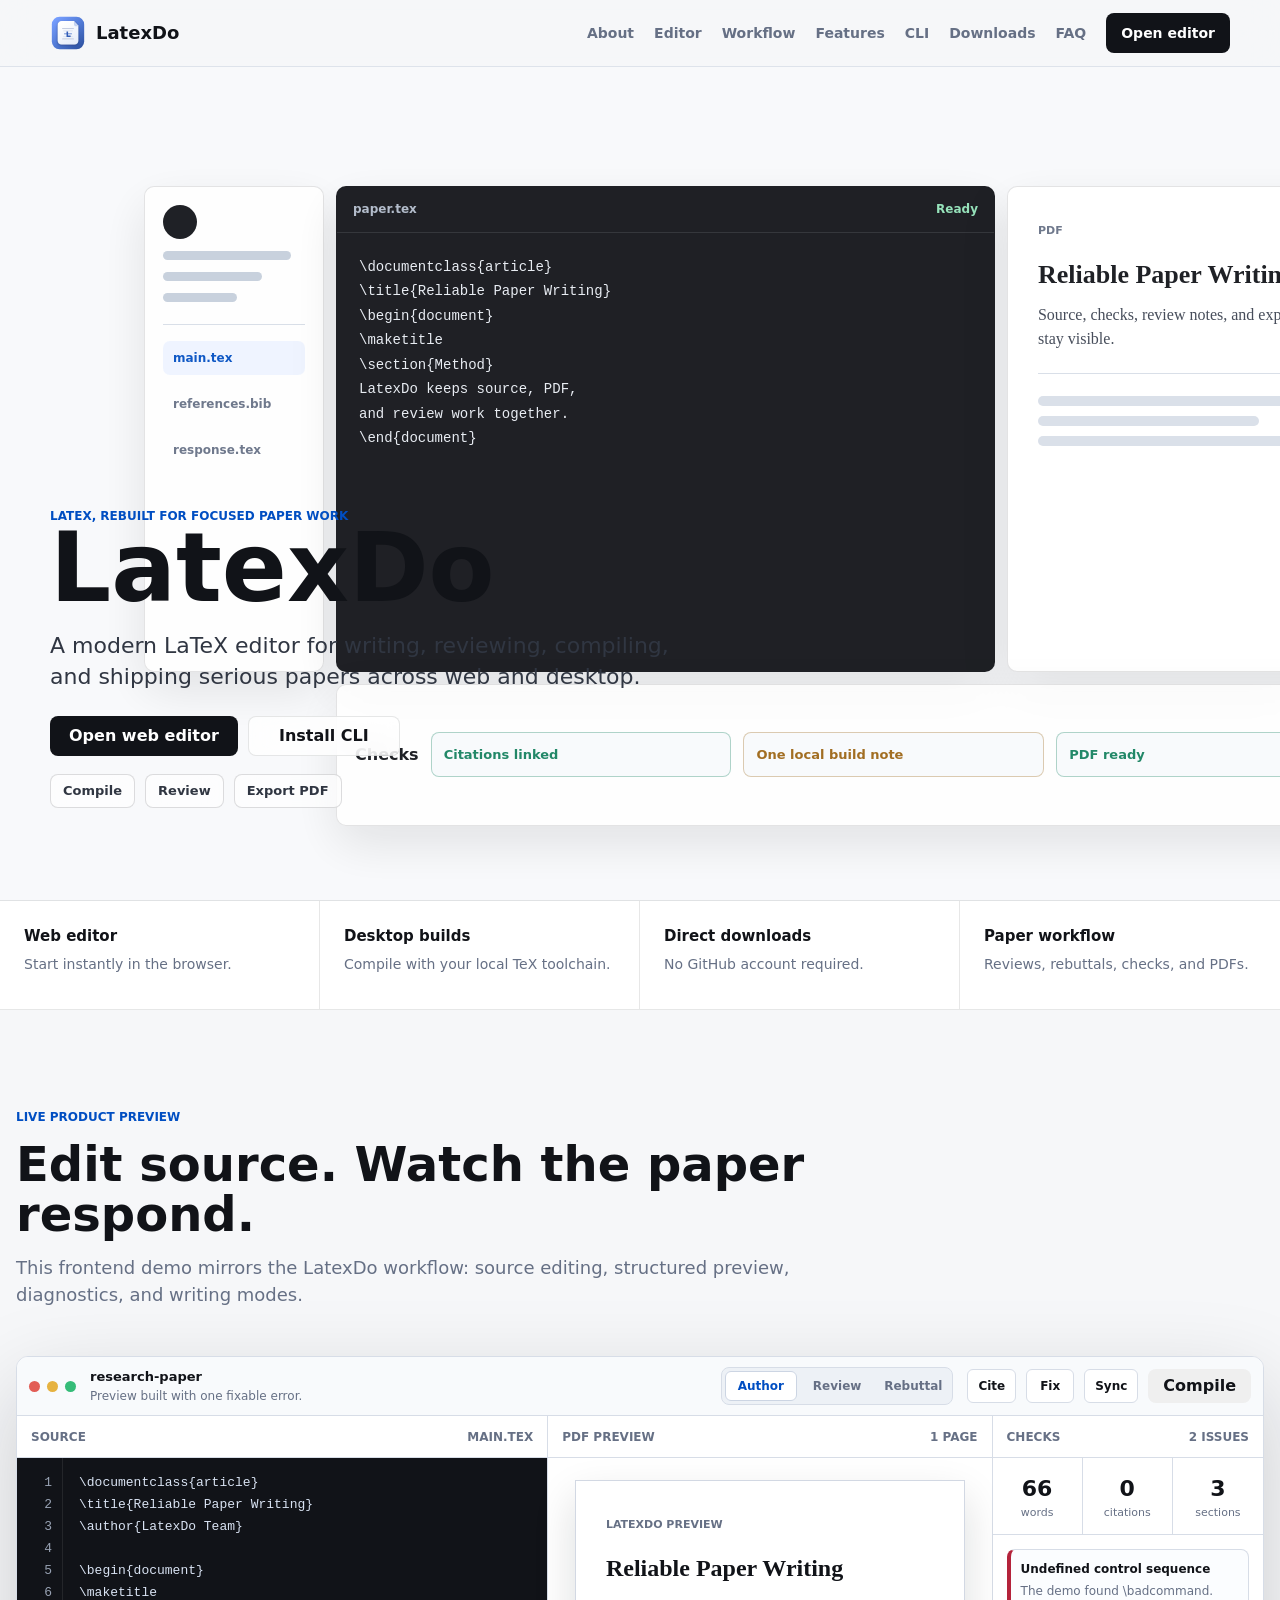
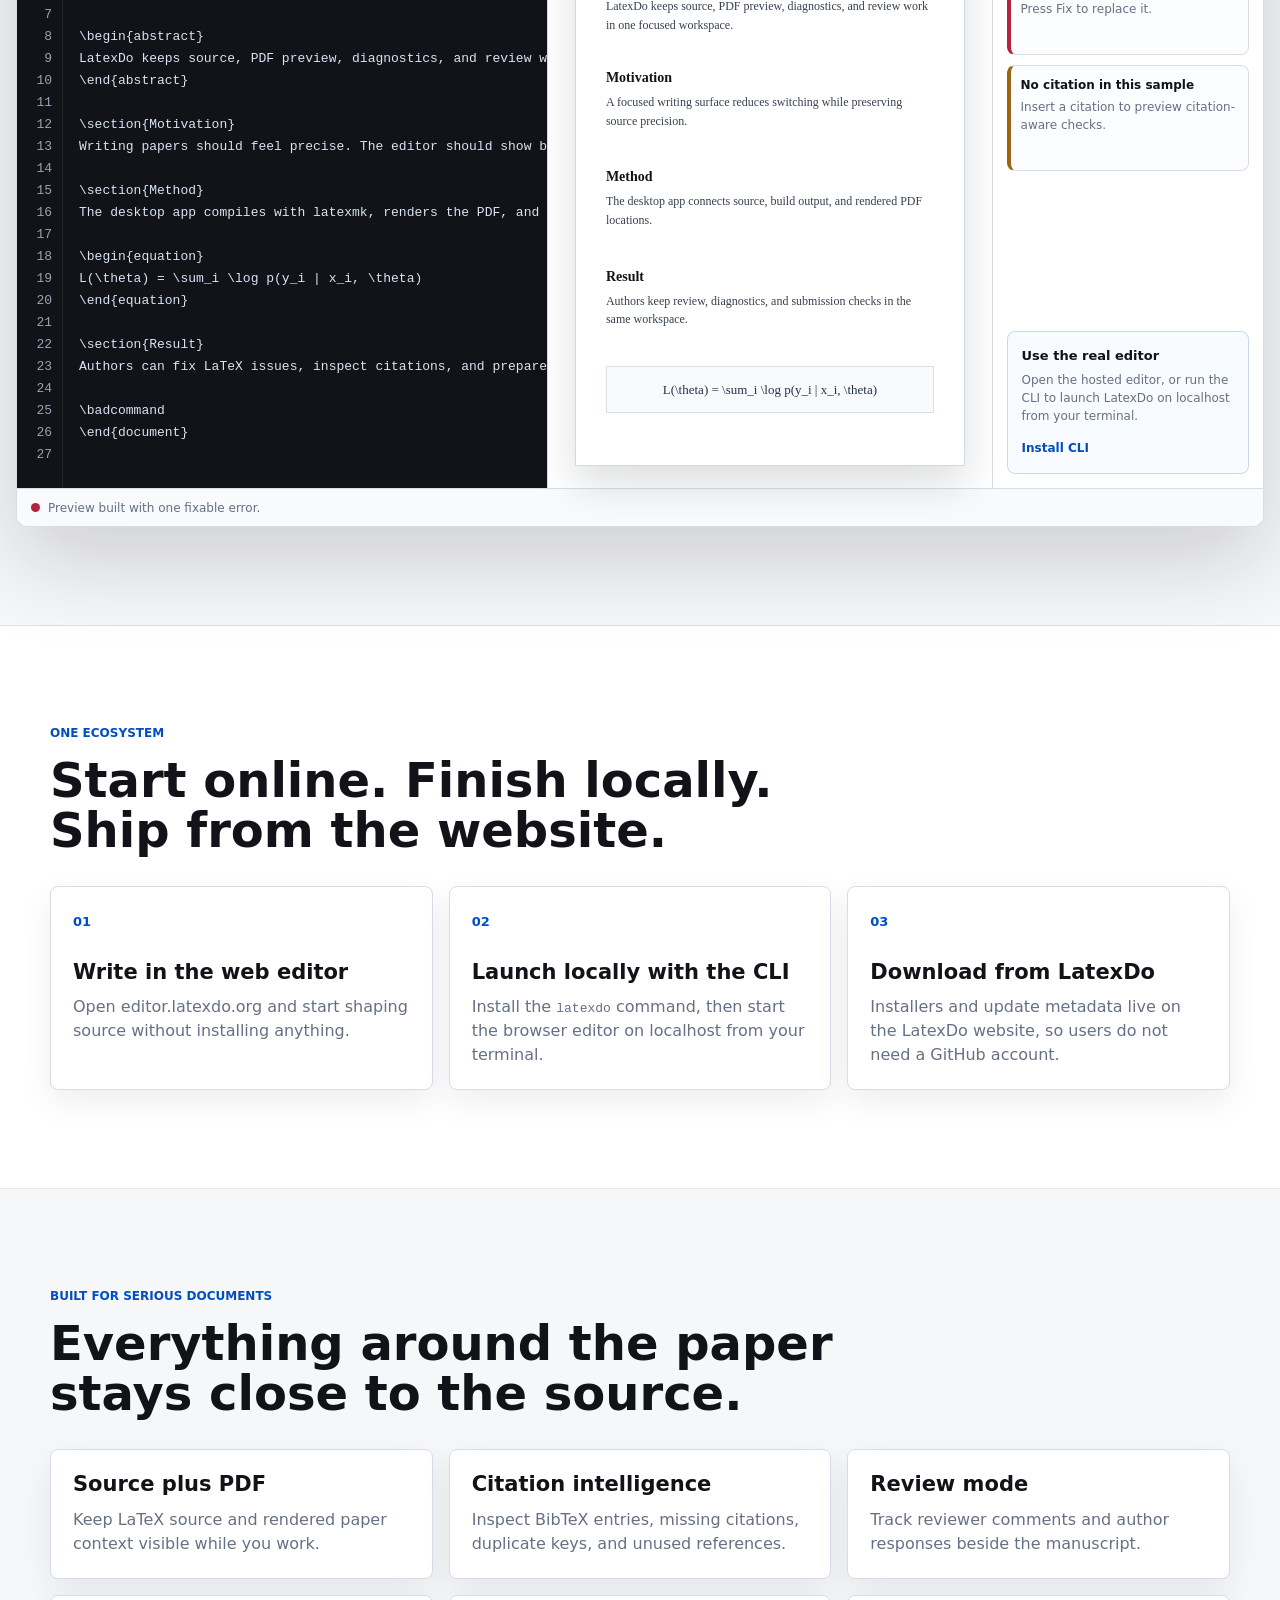
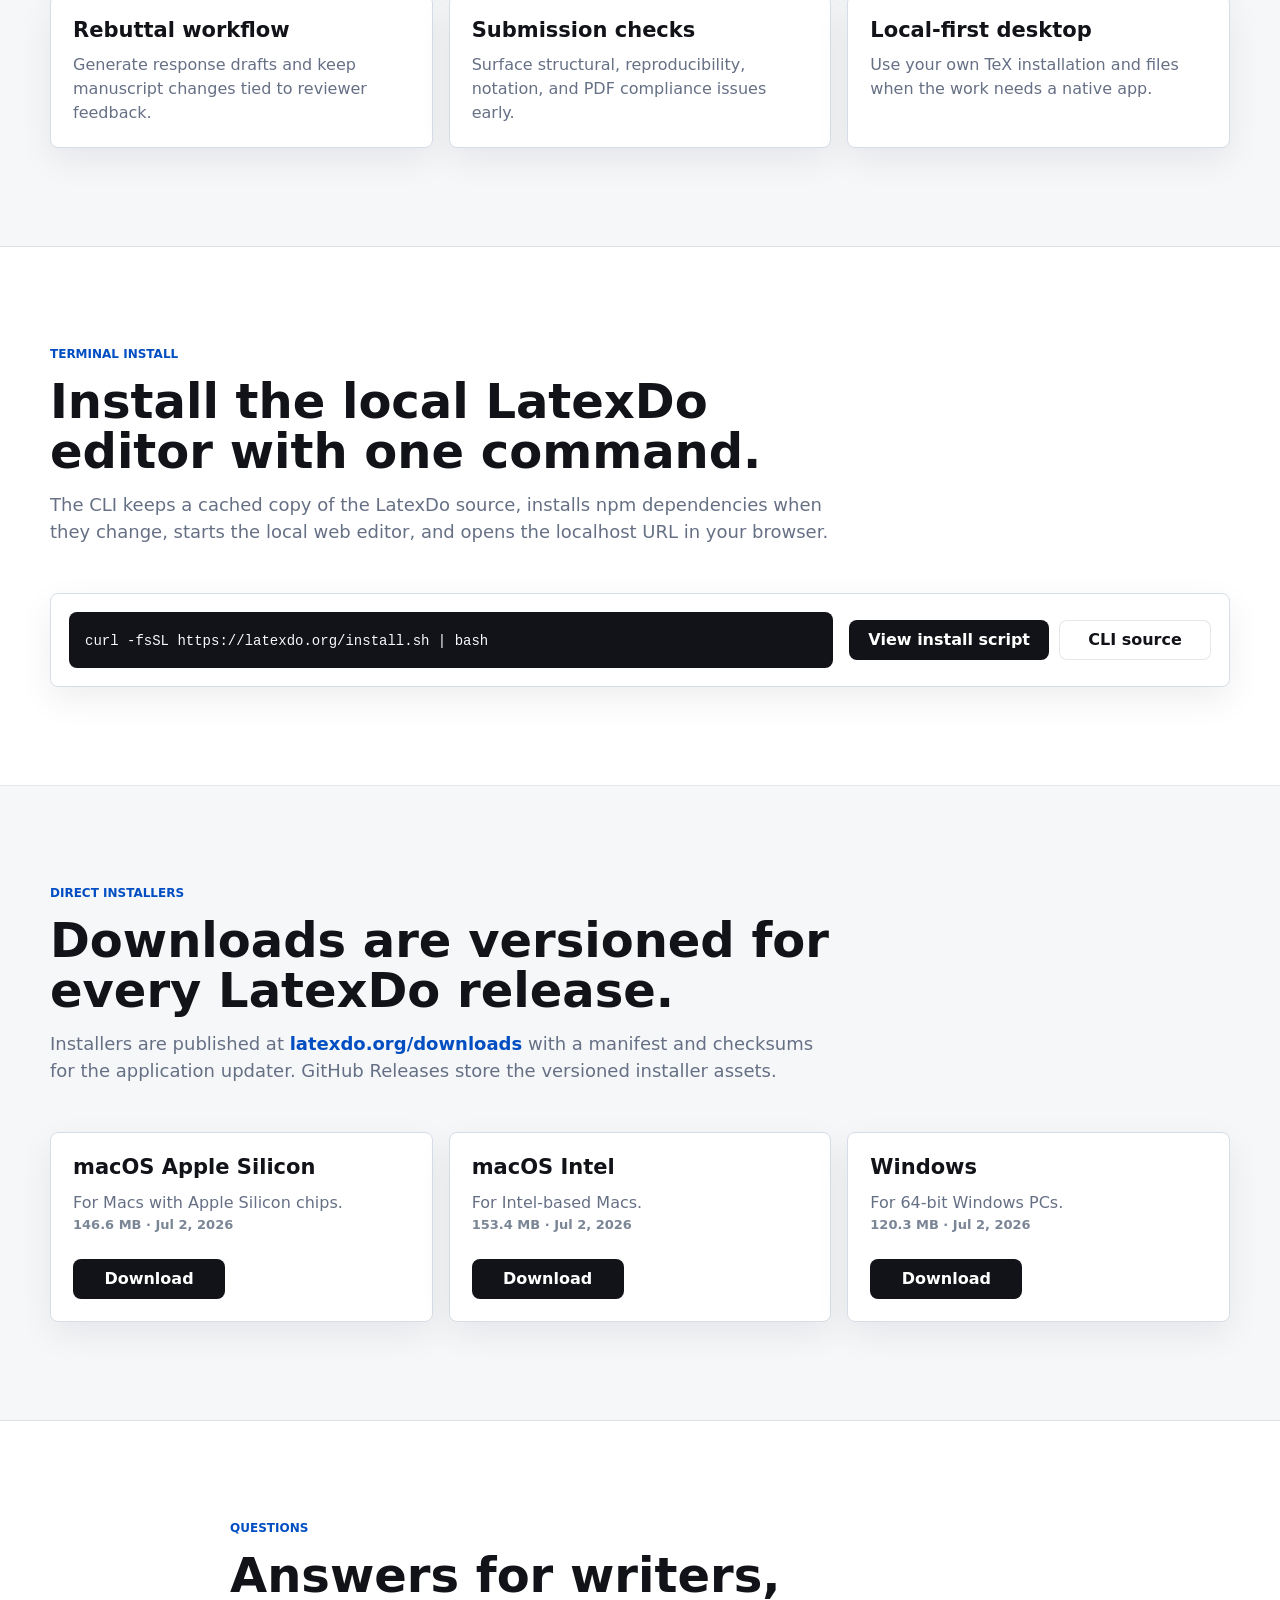
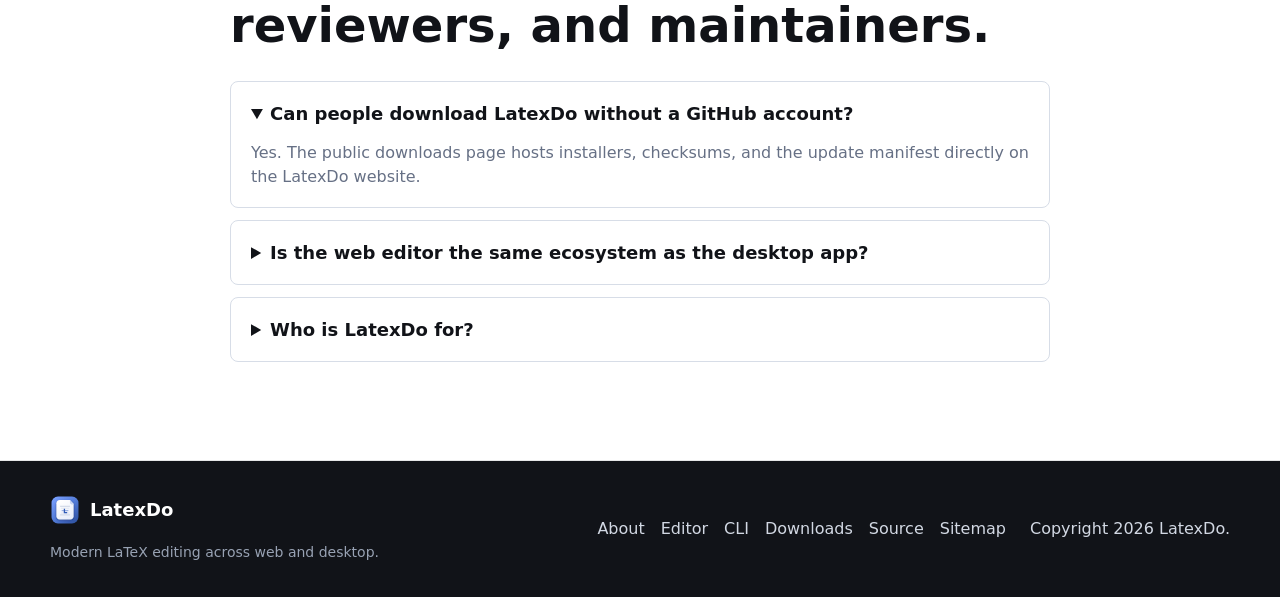
<file: index.html>
<!doctype html>
<html lang="en">
  <head>
    <meta charset="UTF-8" />
    <meta name="viewport" content="width=device-width, initial-scale=1.0" />
    <title>LatexDo - Modern LaTeX Editor for Papers, PDFs, and Reviews</title>
    <meta
      name="description"
      content="LatexDo is a modern LaTeX editor for researchers, students, and technical writers. Write papers in the web editor, download the desktop app, compile PDFs locally, manage citations, review comments, rebuttals, and submission checks."
    />
    <meta
      name="keywords"
      content="LaTeX editor, online LaTeX editor, LaTeX PDF editor, research paper editor, academic writing software, SyncTeX editor, BibTeX editor, Overleaf alternative, local LaTeX editor, LatexDo"
    />
    <meta name="author" content="LatexDo" />
    <meta name="robots" content="index, follow, max-image-preview:large" />
    <meta name="theme-color" content="#f6f7f9" />
    <meta name="application-name" content="LatexDo" />
    <link rel="canonical" href="https://latexdo.org/" />
    <link rel="icon" type="image/svg+xml" href="assets/icon.svg" />
    <link rel="manifest" href="site.webmanifest" />
    <link rel="preload" href="assets/icon.svg" as="image" type="image/svg+xml" />
    <link rel="preload" href="style.css" as="style" />
    <link rel="stylesheet" href="style.css" />

    <meta property="og:type" content="website" />
    <meta property="og:site_name" content="LatexDo" />
    <meta property="og:title" content="LatexDo - Modern LaTeX Editor" />
    <meta
      property="og:description"
      content="A polished LaTeX writing environment for papers, PDFs, citations, review comments, rebuttals, and local desktop compilation."
    />
    <meta property="og:url" content="https://latexdo.org/" />
    <meta property="og:image" content="https://latexdo.org/assets/social-preview.svg" />
    <meta name="twitter:card" content="summary_large_image" />
    <meta name="twitter:title" content="LatexDo - Modern LaTeX Editor" />
    <meta
      name="twitter:description"
      content="Write, review, compile, and ship LaTeX papers in a focused web and desktop editor."
    />
    <meta
      name="twitter:image"
      content="https://latexdo.org/assets/social-preview.svg"
    />

    <script type="application/ld+json">
      {
        "@context": "https://schema.org",
        "@graph": [
          {
            "@type": "Organization",
            "@id": "https://latexdo.org/#organization",
            "name": "LatexDo",
            "url": "https://latexdo.org/",
            "logo": "https://latexdo.org/assets/icon.svg",
            "sameAs": ["https://github.com/latexdo/latexdo"]
          },
          {
            "@type": "WebSite",
            "@id": "https://latexdo.org/#website",
            "url": "https://latexdo.org/",
            "name": "LatexDo",
            "description": "Modern LaTeX editor for papers, PDFs, citations, reviews, and rebuttals.",
            "publisher": { "@id": "https://latexdo.org/#organization" }
          },
          {
            "@type": "SoftwareApplication",
            "@id": "https://latexdo.org/#software",
            "name": "LatexDo",
            "applicationCategory": "ProductivityApplication",
            "operatingSystem": "Web, macOS, Windows",
            "url": "https://latexdo.org/",
            "downloadUrl": "https://latexdo.org/downloads/",
            "softwareVersion": "0.1.0",
            "description": "A focused LaTeX editor with source editing, browser editor, desktop local compilation, PDF preview, diagnostics, citation checks, review workflows, and rebuttal tools.",
            "offers": {
              "@type": "Offer",
              "price": "0",
              "priceCurrency": "USD"
            },
            "publisher": { "@id": "https://latexdo.org/#organization" }
          },
          {
            "@type": "FAQPage",
            "@id": "https://latexdo.org/#faq",
            "mainEntity": [
              {
                "@type": "Question",
                "name": "Is LatexDo a web editor or desktop app?",
                "acceptedAnswer": {
                  "@type": "Answer",
                  "text": "LatexDo has a web editor for instant writing and a desktop app for local LaTeX compilation, SyncTeX, PDF export, and project files."
                }
              },
              {
                "@type": "Question",
                "name": "Can I download LatexDo without a GitHub account?",
                "acceptedAnswer": {
                  "@type": "Answer",
                  "text": "Yes. LatexDo desktop installers are published directly on the LatexDo downloads page at latexdo.org/downloads/."
                }
              },
              {
                "@type": "Question",
                "name": "Does LatexDo work with real LaTeX projects?",
                "acceptedAnswer": {
                  "@type": "Answer",
                  "text": "Yes. The desktop app opens local project folders, edits .tex and .bib files, compiles with latexmk, reads PDFs, and connects diagnostics to source lines."
                }
              }
            ]
          }
        ]
      }
    </script>
  </head>
  <body>
    <a class="skip-link" href="#content">Skip to content</a>

    <header class="site-header" data-header>
      <nav class="nav-shell" aria-label="Primary navigation">
        <a class="brand" href="/" aria-label="LatexDo home">
          <img src="assets/icon.svg" alt="" width="36" height="36" />
          <span>LatexDo</span>
        </a>
        <button
          class="nav-toggle"
          type="button"
          aria-expanded="false"
          aria-controls="nav-links"
          data-nav-toggle
        >
          <span></span>
          <span></span>
        </button>
        <div id="nav-links" class="nav-links" data-nav-links>
          <a href="about/">About</a>
          <a href="#editor">Editor</a>
          <a href="#workflow">Workflow</a>
          <a href="#features">Features</a>
          <a href="#cli">CLI</a>
          <a href="downloads/">Downloads</a>
          <a href="#faq">FAQ</a>
          <a class="nav-editor-link" href="https://editor.latexdo.org">Open editor</a>
        </div>
      </nav>
    </header>

    <main id="content">
      <section class="hero" aria-labelledby="hero-title">
        <div class="hero-backdrop" aria-hidden="true">
          <div class="product-stage">
            <div class="stage-sidebar">
              <span class="stage-dot"></span>
              <span class="stage-pill wide"></span>
              <span class="stage-pill"></span>
              <span class="stage-pill short"></span>
              <span class="stage-divider"></span>
              <span class="stage-file active">main.tex</span>
              <span class="stage-file">references.bib</span>
              <span class="stage-file">response.tex</span>
            </div>
            <div class="stage-editor" aria-hidden="true">
              <div class="stage-toolbar">
                <span>paper.tex</span>
                <strong data-hero-build-state>Ready</strong>
              </div>
              <pre><code>\documentclass{article}
\title{Reliable Paper Writing}
\begin{document}
\maketitle
\section{Method}
LatexDo keeps source, PDF,
and review work together.
\end{document}</code></pre>
            </div>
            <div class="stage-preview" aria-hidden="true">
              <span class="paper-label">PDF</span>
              <h3>Reliable Paper Writing</h3>
              <p>Source, checks, review notes, and export status stay visible.</p>
              <div class="paper-rule"></div>
              <div class="paper-lines"><span></span><span></span><span></span></div>
            </div>
            <div class="stage-inspector" aria-hidden="true">
              <strong>Checks</strong>
              <span class="check good">Citations linked</span>
              <span class="check warn">One local build note</span>
              <span class="check good">PDF ready</span>
            </div>
          </div>
        </div>

        <div class="hero-content">
          <p class="eyebrow">LaTeX, rebuilt for focused paper work</p>
          <h1 id="hero-title">LatexDo</h1>
          <p class="hero-lede">
            A modern LaTeX editor for writing, reviewing, compiling, and shipping
            serious papers across web and desktop.
          </p>
          <div class="hero-actions" aria-label="Primary actions">
            <a class="button primary" href="https://editor.latexdo.org"
              >Open web editor</a
            >
            <a class="button secondary" href="#cli">Install CLI</a>
          </div>
          <div class="hero-commands" aria-label="Product demo controls">
            <button type="button" data-hero-command="compile">Compile</button>
            <button type="button" data-hero-command="review">Review</button>
            <button type="button" data-hero-command="export">Export PDF</button>
          </div>
        </div>
      </section>

      <section class="trust-strip" aria-label="LatexDo highlights">
        <div>
          <strong>Web editor</strong>
          <span>Start instantly in the browser.</span>
        </div>
        <div>
          <strong>Desktop builds</strong>
          <span>Compile with your local TeX toolchain.</span>
        </div>
        <div>
          <strong>Direct downloads</strong>
          <span>No GitHub account required.</span>
        </div>
        <div>
          <strong>Paper workflow</strong>
          <span>Reviews, rebuttals, checks, and PDFs.</span>
        </div>
      </section>

      <section
        id="editor"
        class="section-band demo-section"
        aria-labelledby="demo-title"
      >
        <div class="section-inner wide">
          <div class="section-heading reveal">
            <p class="eyebrow">Live product preview</p>
            <h2 id="demo-title">Edit source. Watch the paper respond.</h2>
            <p>
              This frontend demo mirrors the LatexDo workflow: source editing,
              structured preview, diagnostics, and writing modes.
            </p>
          </div>

          <div
            class="demo-workspace reveal"
            aria-label="LatexDo interactive frontend demo"
          >
            <div class="workspace-topbar">
              <div class="traffic" aria-hidden="true">
                <span></span><span></span><span></span>
              </div>
              <div class="project-meta">
                <strong>research-paper</strong>
                <span id="build-state">Ready</span>
              </div>
              <div class="mode-switch" aria-label="Demo mode">
                <button class="mode active" type="button" data-mode="author">
                  Author
                </button>
                <button class="mode" type="button" data-mode="review">Review</button>
                <button class="mode" type="button" data-mode="rebuttal">
                  Rebuttal
                </button>
              </div>
              <div class="toolbar-actions">
                <button id="insert-citation" class="icon-button" type="button">
                  Cite
                </button>
                <button id="fix-error" class="icon-button" type="button">Fix</button>
                <button id="sync-source" class="icon-button" type="button">Sync</button>
                <button id="compile-demo" class="button compact" type="button">
                  Compile
                </button>
              </div>
            </div>

            <div class="workspace-grid">
              <section class="source-panel" aria-labelledby="source-title">
                <div class="panel-title">
                  <span id="source-title">Source</span><span>main.tex</span>
                </div>
                <div class="editor-shell">
                  <ol id="editor-lines" class="line-numbers" aria-hidden="true"></ol>
                  <textarea
                    id="source-editor"
                    spellcheck="false"
                    aria-label="Editable LaTeX source demo"
                  ></textarea>
                </div>
              </section>

              <section class="preview-panel" aria-labelledby="preview-title">
                <div class="panel-title">
                  <span id="preview-title">PDF preview</span><span>1 page</span>
                </div>
                <article
                  id="pdf-page"
                  class="pdf-page"
                  aria-label="Simulated PDF output"
                >
                  <p class="paper-label">LatexDo preview</p>
                  <h3 id="pdf-title">Reliable Paper Writing</h3>
                  <p id="pdf-abstract" class="pdf-abstract">
                    Compile the sample to generate a clean paper preview.
                  </p>
                  <div id="pdf-sections" class="pdf-sections"></div>
                  <div class="pdf-equation" data-token="\\begin{equation}">
                    L(\theta) = \sum_i \log p(y_i | x_i, \theta)
                  </div>
                </article>
              </section>

              <aside class="inspector-panel" aria-labelledby="inspector-title">
                <div class="panel-title">
                  <span id="inspector-title">Checks</span
                  ><span id="check-count">0 issues</span>
                </div>
                <div class="score-strip">
                  <div>
                    <span class="metric" id="word-count">0</span><span>words</span>
                  </div>
                  <div>
                    <span class="metric" id="citation-count">0</span
                    ><span>citations</span>
                  </div>
                  <div>
                    <span class="metric" id="section-count">0</span
                    ><span>sections</span>
                  </div>
                </div>
                <ul
                  id="diagnostics"
                  class="diagnostics"
                  aria-label="Demo diagnostics"
                ></ul>
                <div class="install-panel">
                  <strong>Use the real editor</strong>
                  <p>
                    Open the hosted editor, or run the CLI to launch LatexDo on
                    localhost from your terminal.
                  </p>
                  <a href="#cli">Install CLI</a>
                </div>
              </aside>
            </div>
            <div class="workspace-status" role="status">
              <span id="status-dot" class="status-dot"></span
              ><span id="status-text">Edit the source or press Compile.</span>
            </div>
          </div>
        </div>
      </section>

      <section
        id="workflow"
        class="section-band workflow-band"
        aria-labelledby="workflow-title"
      >
        <div class="section-inner">
          <div class="section-heading reveal">
            <p class="eyebrow">One ecosystem</p>
            <h2 id="workflow-title">
              Start online. Finish locally. Ship from the website.
            </h2>
          </div>
          <div class="workflow-grid">
            <article class="workflow-card reveal">
              <span>01</span>
              <h3>Write in the web editor</h3>
              <p>
                Open editor.latexdo.org and start shaping source without installing
                anything.
              </p>
            </article>
            <article class="workflow-card reveal">
              <span>02</span>
              <h3>Launch locally with the CLI</h3>
              <p>
                Install the <code>latexdo</code> command, then start the browser editor
                on localhost from your terminal.
              </p>
            </article>
            <article class="workflow-card reveal">
              <span>03</span>
              <h3>Download from LatexDo</h3>
              <p>
                Installers and update metadata live on the LatexDo website, so users do
                not need a GitHub account.
              </p>
            </article>
          </div>
        </div>
      </section>

      <section
        id="features"
        class="section-band feature-band"
        aria-labelledby="features-title"
      >
        <div class="section-inner">
          <div class="section-heading reveal">
            <p class="eyebrow">Built for serious documents</p>
            <h2 id="features-title">
              Everything around the paper stays close to the source.
            </h2>
          </div>
          <div class="feature-grid">
            <article class="feature-card reveal">
              <h3>Source plus PDF</h3>
              <p>
                Keep LaTeX source and rendered paper context visible while you work.
              </p>
            </article>
            <article class="feature-card reveal">
              <h3>Citation intelligence</h3>
              <p>
                Inspect BibTeX entries, missing citations, duplicate keys, and unused
                references.
              </p>
            </article>
            <article class="feature-card reveal">
              <h3>Review mode</h3>
              <p>Track reviewer comments and author responses beside the manuscript.</p>
            </article>
            <article class="feature-card reveal">
              <h3>Rebuttal workflow</h3>
              <p>
                Generate response drafts and keep manuscript changes tied to reviewer
                feedback.
              </p>
            </article>
            <article class="feature-card reveal">
              <h3>Submission checks</h3>
              <p>
                Surface structural, reproducibility, notation, and PDF compliance issues
                early.
              </p>
            </article>
            <article class="feature-card reveal">
              <h3>Local-first desktop</h3>
              <p>
                Use your own TeX installation and files when the work needs a native
                app.
              </p>
            </article>
          </div>
        </div>
      </section>

      <section id="cli" class="section-band cli-band" aria-labelledby="cli-title">
        <div class="section-inner">
          <div class="section-heading reveal">
            <p class="eyebrow">Terminal install</p>
            <h2 id="cli-title">Install the local LatexDo editor with one command.</h2>
            <p>
              The CLI keeps a cached copy of the LatexDo source, installs npm
              dependencies when they change, starts the local web editor, and opens the
              localhost URL in your browser.
            </p>
          </div>
          <div class="cli-install reveal">
            <div class="command-line" aria-label="LatexDo CLI install command">
              <code>curl -fsSL https://latexdo.org/install.sh | bash</code>
            </div>
            <div class="cli-links">
              <a class="button primary" href="install.sh">View install script</a>
              <a class="button secondary" href="https://github.com/latexdo/latexdo-cli"
                >CLI source</a
              >
            </div>
          </div>
        </div>
      </section>

      <section class="section-band download-band" aria-labelledby="download-title">
        <div class="section-inner">
          <div class="section-heading reveal">
            <p class="eyebrow">Direct installers</p>
            <h2 id="download-title">
              Downloads are versioned for every LatexDo release.
            </h2>
            <p>
              Installers are published at
              <a href="downloads/">latexdo.org/downloads</a> with a manifest and
              checksums for the application updater. GitHub Releases store the versioned
              installer assets.
            </p>
          </div>
          <div id="download-grid" class="download-grid" aria-live="polite">
            <article class="download-card loading">
              <h3>Checking latest installers</h3>
              <p>Reading the LatexDo downloads manifest.</p>
            </article>
          </div>
        </div>
      </section>

      <section id="faq" class="section-band faq-band" aria-labelledby="faq-title">
        <div class="section-inner narrow">
          <div class="section-heading reveal">
            <p class="eyebrow">Questions</p>
            <h2 id="faq-title">Answers for writers, reviewers, and maintainers.</h2>
          </div>
          <div class="faq-list">
            <details class="reveal" open>
              <summary>Can people download LatexDo without a GitHub account?</summary>
              <p>
                Yes. The public downloads page hosts installers, checksums, and the
                update manifest directly on the LatexDo website.
              </p>
            </details>
            <details class="reveal">
              <summary>
                Is the web editor the same ecosystem as the desktop app?
              </summary>
              <p>
                Yes. The hosted editor is the fast entry point, while the desktop app
                handles local compilation, PDF export, terminal access, and project
                files.
              </p>
            </details>
            <details class="reveal">
              <summary>Who is LatexDo for?</summary>
              <p>
                Researchers, students, technical writers, reviewers, and anyone who
                wants a focused LaTeX workflow for source, PDFs, citations, and
                rebuttals.
              </p>
            </details>
          </div>
        </div>
      </section>
    </main>

    <footer class="site-footer">
      <div>
        <a class="brand" href="/" aria-label="LatexDo home"
          ><img src="assets/icon.svg" alt="" width="30" height="30" /><span
            >LatexDo</span
          ></a
        >
        <p>Modern LaTeX editing across web and desktop.</p>
      </div>
      <nav aria-label="Footer navigation">
        <a href="about/">About</a>
        <a href="https://editor.latexdo.org">Editor</a>
        <a href="https://github.com/latexdo/latexdo-cli">CLI</a>
        <a href="downloads/">Downloads</a>
        <a href="https://github.com/latexdo/latexdo">Source</a>
        <a href="sitemap.xml">Sitemap</a>
      </nav>
      <span id="copyright"></span>
    </footer>

    <script type="module" src="assets/site.js"></script>
  </body>
</html>
</file>
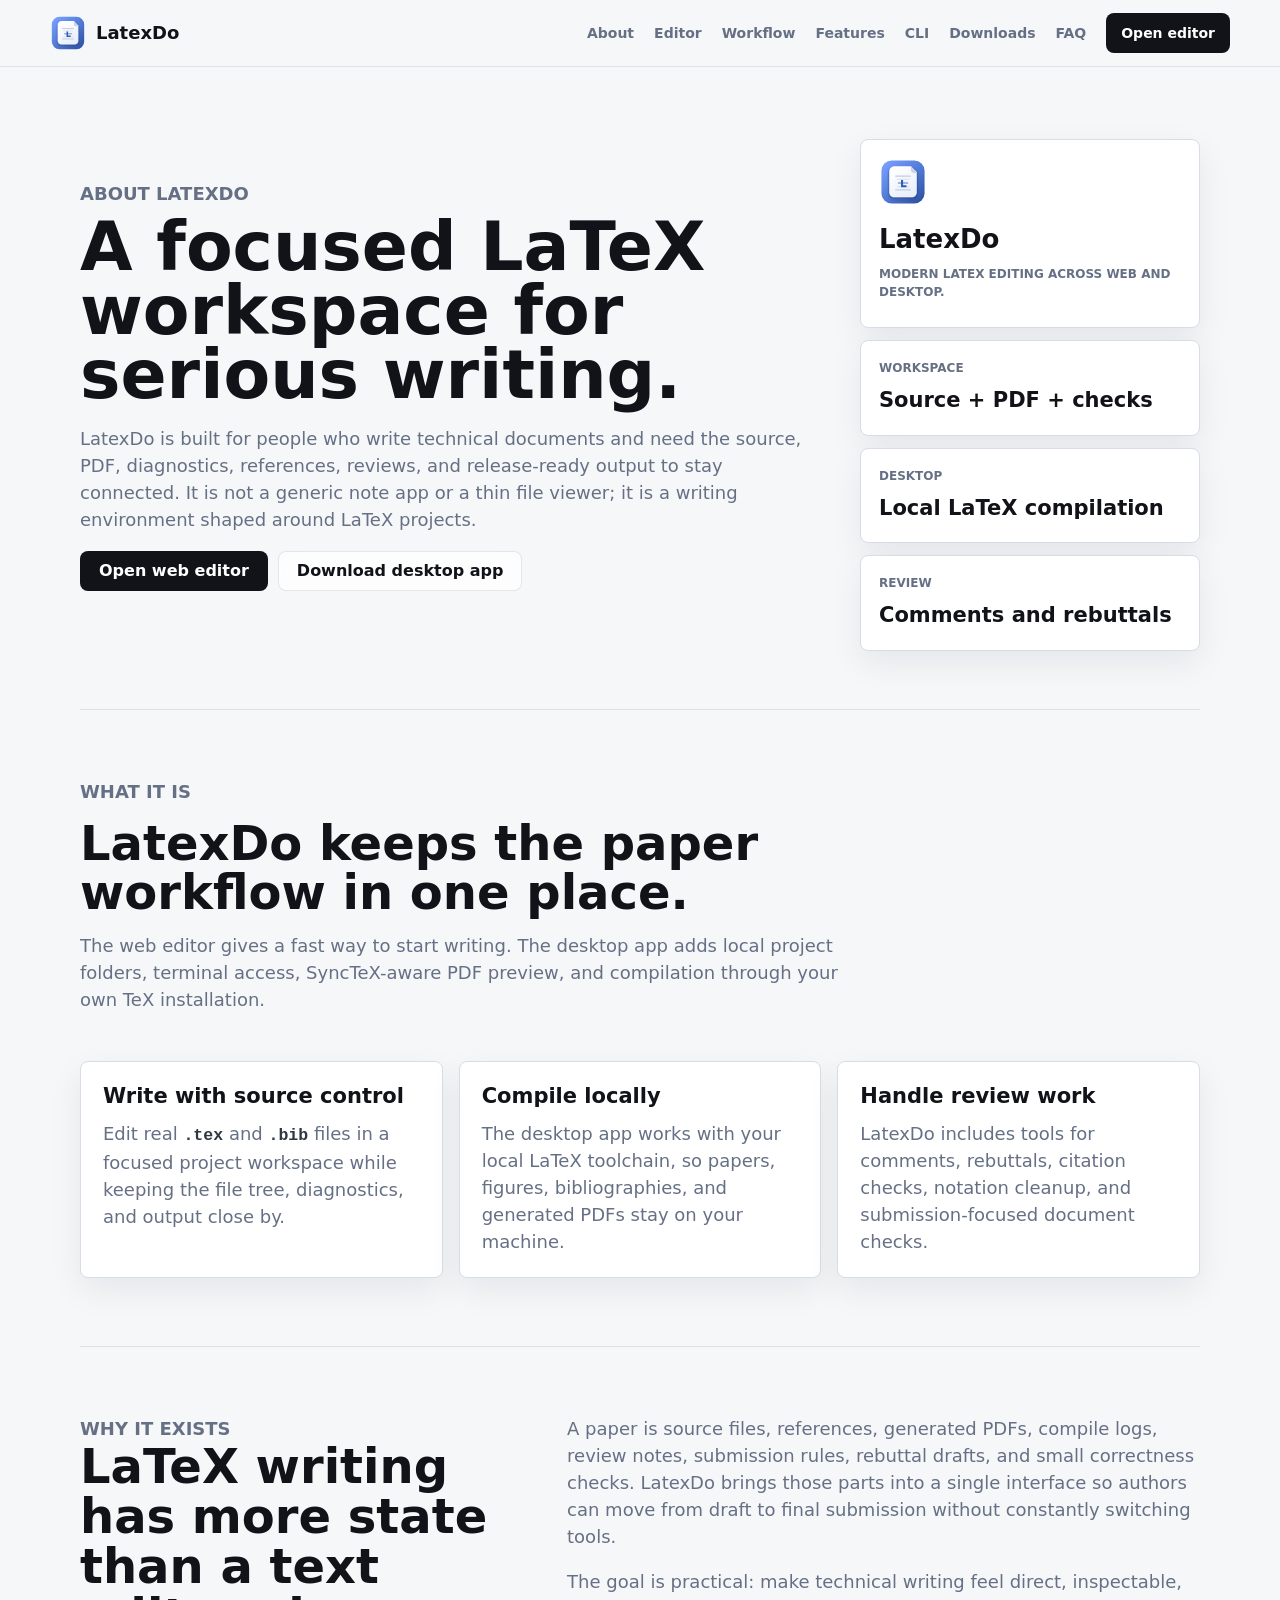
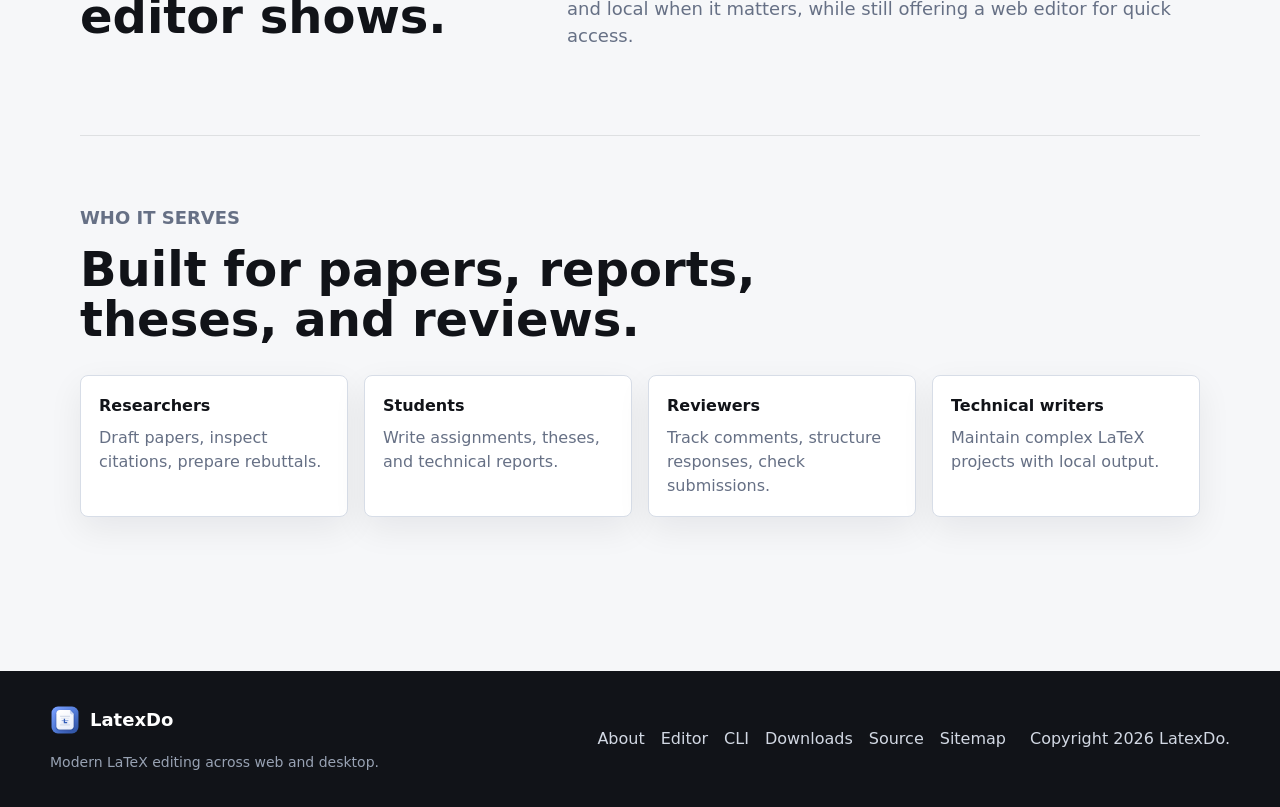
<file: about/index.html>
<!doctype html>
<html lang="en">
  <head>
    <meta charset="UTF-8" />
    <meta name="viewport" content="width=device-width, initial-scale=1.0" />
    <title>About LatexDo - LaTeX Writing, Review, and Desktop Compilation</title>
    <meta
      name="description"
      content="Learn what LatexDo is: a modern LaTeX editor for writing papers, compiling PDFs, managing citations, reviewing comments, preparing rebuttals, and working across web and desktop."
    />
    <meta name="author" content="LatexDo" />
    <meta name="robots" content="index, follow, max-image-preview:large" />
    <link rel="canonical" href="https://latexdo.org/about/" />
    <link rel="icon" type="image/svg+xml" href="../assets/icon.svg" />
    <link rel="manifest" href="../site.webmanifest" />
    <link rel="stylesheet" href="../style.css" />

    <meta property="og:type" content="website" />
    <meta property="og:site_name" content="LatexDo" />
    <meta property="og:title" content="About LatexDo" />
    <meta
      property="og:description"
      content="LatexDo brings source editing, PDF preview, diagnostics, citations, reviews, rebuttals, and local compilation into one LaTeX workflow."
    />
    <meta property="og:url" content="https://latexdo.org/about/" />
    <meta property="og:image" content="https://latexdo.org/assets/social-preview.svg" />
  </head>
  <body>
    <a class="skip-link" href="#content">Skip to content</a>

    <header class="site-header" data-header>
      <nav class="nav-shell" aria-label="Primary navigation">
        <a class="brand" href="../" aria-label="LatexDo home">
          <img src="../assets/icon.svg" alt="" width="36" height="36" />
          <span>LatexDo</span>
        </a>
        <button
          class="nav-toggle"
          type="button"
          aria-expanded="false"
          aria-controls="nav-links"
          data-nav-toggle
        >
          <span></span>
          <span></span>
        </button>
        <div id="nav-links" class="nav-links" data-nav-links>
          <a href="../about/">About</a>
          <a href="../#editor">Editor</a>
          <a href="../#workflow">Workflow</a>
          <a href="../#features">Features</a>
          <a href="../#cli">CLI</a>
          <a href="../downloads/">Downloads</a>
          <a href="../#faq">FAQ</a>
          <a class="nav-editor-link" href="https://editor.latexdo.org">Open editor</a>
        </div>
      </nav>
    </header>

    <main id="content" class="about-page">
      <section class="about-hero" aria-labelledby="about-title">
        <div>
          <p class="eyebrow">About LatexDo</p>
          <h1 id="about-title">A focused LaTeX workspace for serious writing.</h1>
          <p>
            LatexDo is built for people who write technical documents and need the
            source, PDF, diagnostics, references, reviews, and release-ready output to
            stay connected. It is not a generic note app or a thin file viewer; it is a
            writing environment shaped around LaTeX projects.
          </p>
          <div class="hero-actions">
            <a class="button primary" href="https://editor.latexdo.org"
              >Open web editor</a
            >
            <a class="button secondary" href="../downloads/">Download desktop app</a>
          </div>
        </div>
        <div class="about-snapshot" aria-label="LatexDo product summary">
          <div class="about-mark">
            <img src="../assets/icon.svg" alt="" width="48" height="48" />
            <strong>LatexDo</strong>
            <span>Modern LaTeX editing across web and desktop.</span>
          </div>
          <div>
            <span>Workspace</span>
            <strong>Source + PDF + checks</strong>
          </div>
          <div>
            <span>Desktop</span>
            <strong>Local LaTeX compilation</strong>
          </div>
          <div>
            <span>Review</span>
            <strong>Comments and rebuttals</strong>
          </div>
        </div>
      </section>

      <section class="about-section" aria-labelledby="what-title">
        <div class="section-heading">
          <p class="eyebrow">What it is</p>
          <h2 id="what-title">LatexDo keeps the paper workflow in one place.</h2>
          <p>
            The web editor gives a fast way to start writing. The desktop app adds local
            project folders, terminal access, SyncTeX-aware PDF preview, and compilation
            through your own TeX installation.
          </p>
        </div>
        <div class="about-grid">
          <article class="feature-card">
            <h3>Write with source control</h3>
            <p>
              Edit real <code>.tex</code> and <code>.bib</code> files in a focused
              project workspace while keeping the file tree, diagnostics, and output
              close by.
            </p>
          </article>
          <article class="feature-card">
            <h3>Compile locally</h3>
            <p>
              The desktop app works with your local LaTeX toolchain, so papers, figures,
              bibliographies, and generated PDFs stay on your machine.
            </p>
          </article>
          <article class="feature-card">
            <h3>Handle review work</h3>
            <p>
              LatexDo includes tools for comments, rebuttals, citation checks, notation
              cleanup, and submission-focused document checks.
            </p>
          </article>
        </div>
      </section>

      <section class="about-section about-split" aria-labelledby="why-title">
        <div>
          <p class="eyebrow">Why it exists</p>
          <h2 id="why-title">LaTeX writing has more state than a text editor shows.</h2>
        </div>
        <div>
          <p>
            A paper is source files, references, generated PDFs, compile logs, review
            notes, submission rules, rebuttal drafts, and small correctness checks.
            LatexDo brings those parts into a single interface so authors can move from
            draft to final submission without constantly switching tools.
          </p>
          <p>
            The goal is practical: make technical writing feel direct, inspectable, and
            local when it matters, while still offering a web editor for quick access.
          </p>
        </div>
      </section>

      <section class="about-section" aria-labelledby="for-title">
        <div class="section-heading">
          <p class="eyebrow">Who it serves</p>
          <h2 id="for-title">Built for papers, reports, theses, and reviews.</h2>
        </div>
        <div class="about-audience">
          <div>
            <strong>Researchers</strong>
            <span>Draft papers, inspect citations, prepare rebuttals.</span>
          </div>
          <div>
            <strong>Students</strong>
            <span>Write assignments, theses, and technical reports.</span>
          </div>
          <div>
            <strong>Reviewers</strong>
            <span>Track comments, structure responses, check submissions.</span>
          </div>
          <div>
            <strong>Technical writers</strong>
            <span>Maintain complex LaTeX projects with local output.</span>
          </div>
        </div>
      </section>
    </main>

    <footer class="site-footer">
      <div>
        <a class="brand" href="../" aria-label="LatexDo home"
          ><img src="../assets/icon.svg" alt="" width="30" height="30" /><span
            >LatexDo</span
          ></a
        >
        <p>Modern LaTeX editing across web and desktop.</p>
      </div>
      <nav aria-label="Footer navigation">
        <a href="../about/">About</a>
        <a href="https://editor.latexdo.org">Editor</a>
        <a href="https://github.com/latexdo/latexdo-cli">CLI</a>
        <a href="../downloads/">Downloads</a>
        <a href="https://github.com/latexdo/latexdo">Source</a>
        <a href="../sitemap.xml">Sitemap</a>
      </nav>
      <span id="copyright"></span>
    </footer>

    <script type="module" src="../assets/site.js"></script>
  </body>
</html>
</file>
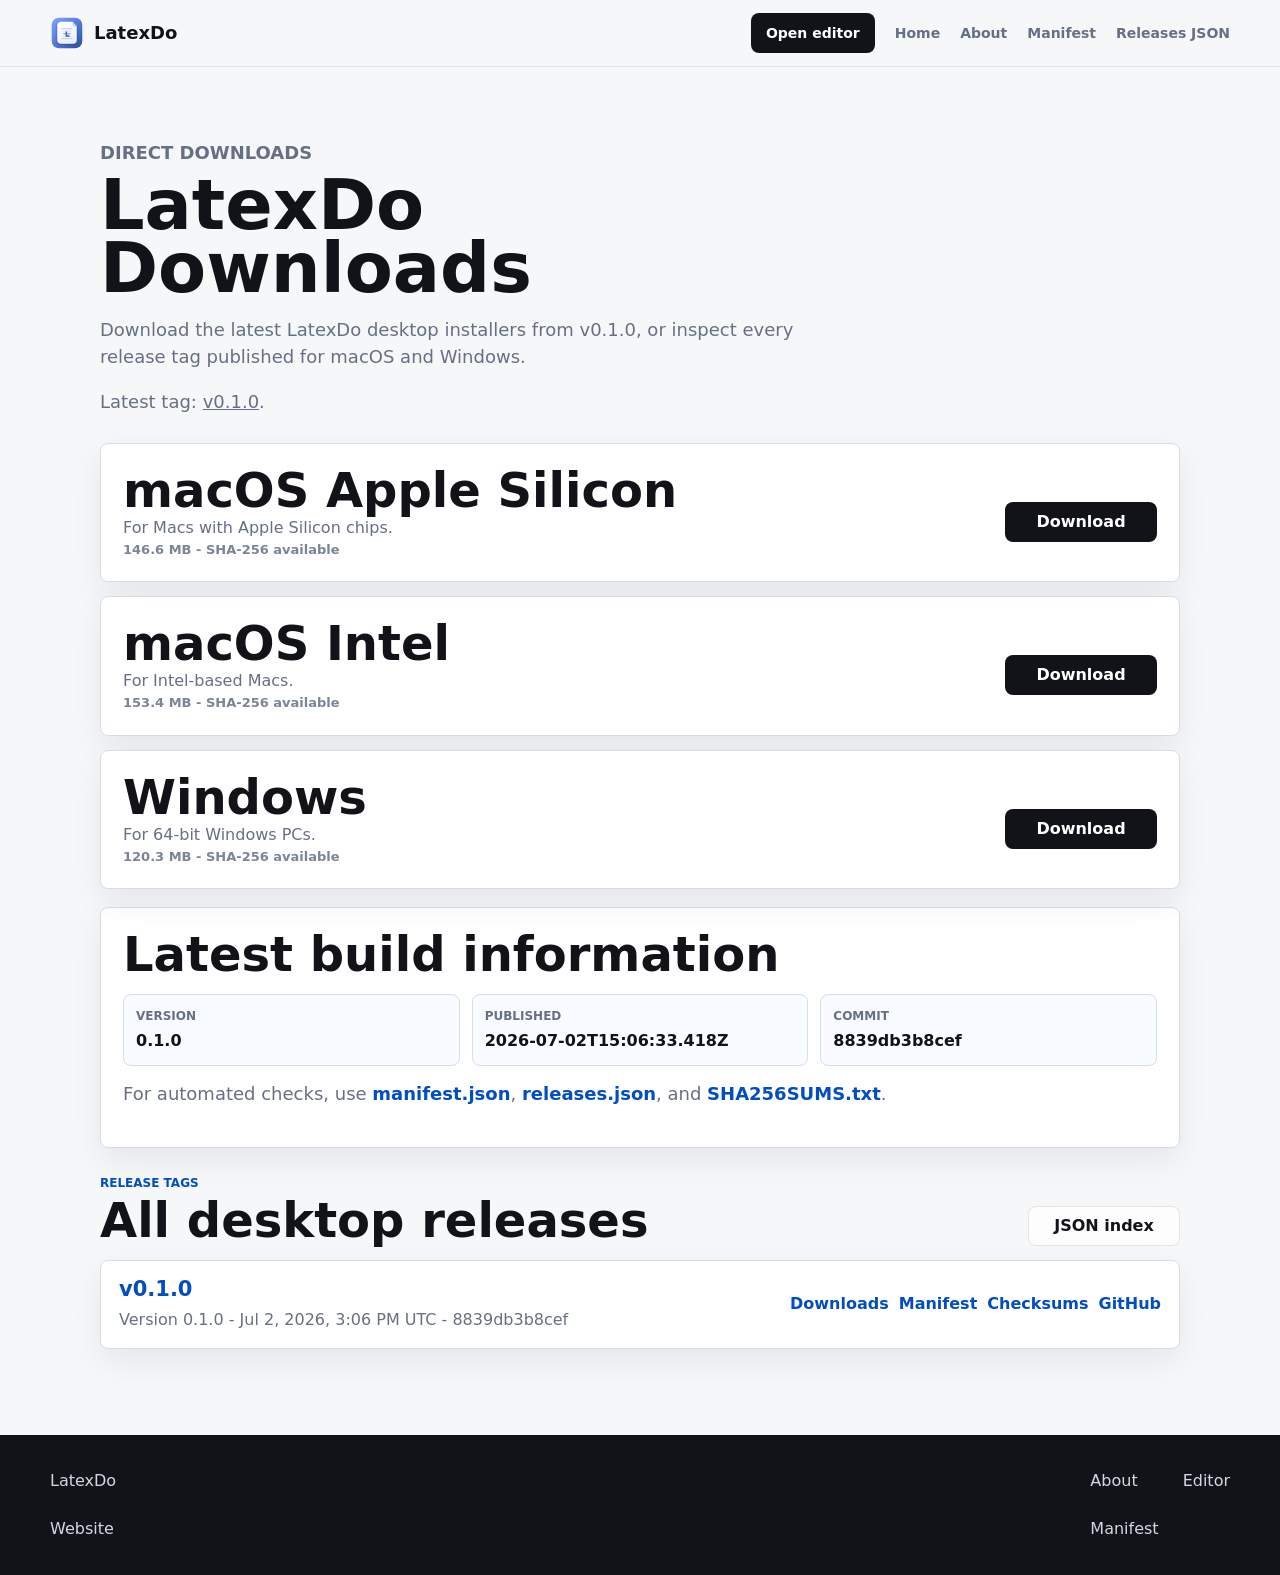
<file: downloads/index.html>
<!doctype html>
<html lang="en">
  <head>
    <meta charset="UTF-8" />
    <meta name="viewport" content="width=device-width, initial-scale=1.0" />
    <meta
      name="description"
      content="Download the latest LatexDo desktop installers from v0.1.0, or inspect every release tag published for macOS and Windows."
    />
    <title>LatexDo Downloads</title>
    <link rel="canonical" href="https://latexdo.org/downloads/" />
    <link rel="icon" type="image/svg+xml" href="../assets/icon.svg" />
    <link rel="stylesheet" href="../style.css" />
  </head>
  <body>
    <header class="site-header">
      <nav class="nav-shell" aria-label="Primary navigation">
        <a class="brand" href="../">
          <img src="../assets/icon.svg" alt="" width="34" height="34" />
          <span>LatexDo</span>
        </a>
        <div class="nav-links">
          <a class="nav-editor-link" href="https://editor.latexdo.org">Open editor</a>
          <a href="../">Home</a>
          <a href="../about/">About</a>
          <a href="manifest.json">Manifest</a>
          <a href="releases.json">Releases JSON</a>
        </div>
      </nav>
    </header>

    <main class="downloads-page">
      <section class="downloads-hero">
        <p class="eyebrow">Direct downloads</p>
        <h1>LatexDo Downloads</h1>
        <p>Download the latest LatexDo desktop installers from v0.1.0, or inspect every release tag published for macOS and Windows.</p>
        <p>Latest tag: <a href="v0.1.0/">v0.1.0</a>.</p>
      </section>

      <section class="downloads-grid" aria-label="Latest LatexDo installers">

          <article class="download-card">
            <div>
              <h2>macOS Apple Silicon</h2>
              <p>For Macs with Apple Silicon chips.</p>
              <span>146.6 MB - SHA-256 available</span>
            </div>
            <a class="button primary" href="https://github.com/latexdo/latexdo/releases/download/v0.1.0/LatexDo-macos-arm64.dmg" download>Download</a>
          </article>

          <article class="download-card">
            <div>
              <h2>macOS Intel</h2>
              <p>For Intel-based Macs.</p>
              <span>153.4 MB - SHA-256 available</span>
            </div>
            <a class="button primary" href="https://github.com/latexdo/latexdo/releases/download/v0.1.0/LatexDo-macos-x64.dmg" download>Download</a>
          </article>

          <article class="download-card">
            <div>
              <h2>Windows</h2>
              <p>For 64-bit Windows PCs.</p>
              <span>120.3 MB - SHA-256 available</span>
            </div>
            <a class="button primary" href="https://github.com/latexdo/latexdo/releases/download/v0.1.0/LatexDo-windows-x64.exe" download>Download</a>
          </article>
      </section>

      <section class="downloads-meta">
        <h2>Latest build information</h2>
        <dl>
          <div>
            <dt>Version</dt>
            <dd>0.1.0</dd>
          </div>
          <div>
            <dt>Published</dt>
            <dd>2026-07-02T15:06:33.418Z</dd>
          </div>
          <div>
            <dt>Commit</dt>
            <dd>8839db3b8cef</dd>
          </div>
        </dl>
        <p>
          For automated checks, use <a href="manifest.json">manifest.json</a>,
          <a href="releases.json">releases.json</a>, and
          <a href="SHA256SUMS.txt">SHA256SUMS.txt</a>.
        </p>
      </section>

        <section class="downloads-releases" aria-labelledby="release-history-title">
          <div class="release-heading">
            <div>
              <p class="eyebrow">Release tags</p>
              <h2 id="release-history-title">All desktop releases</h2>
            </div>
            <a class="button secondary" href="releases.json">JSON index</a>
          </div>
          <div class="release-list">
            <article class="release-item">
              <div>
                <h3><a href="v0.1.0/">v0.1.0</a></h3>
                <p>Version 0.1.0 - Jul 2, 2026, 3:06 PM UTC - 8839db3b8cef</p>
              </div>
              <nav aria-label="v0.1.0 release links">
                <a href="v0.1.0/">Downloads</a>
                <a href="v0.1.0/manifest.json">Manifest</a>
                <a href="v0.1.0/SHA256SUMS.txt">Checksums</a>
                <a href="https://github.com/latexdo/latexdo/releases/tag/v0.1.0">GitHub</a>
              </nav>
            </article>
          </div>
        </section>
    </main>

    <footer class="site-footer">
      <span>LatexDo</span>
      <a href="../about/">About</a>
      <a href="https://editor.latexdo.org">Editor</a>
      <a href="../">Website</a>
      <a href="manifest.json">Manifest</a>
    </footer>
  </body>
</html>
</file>
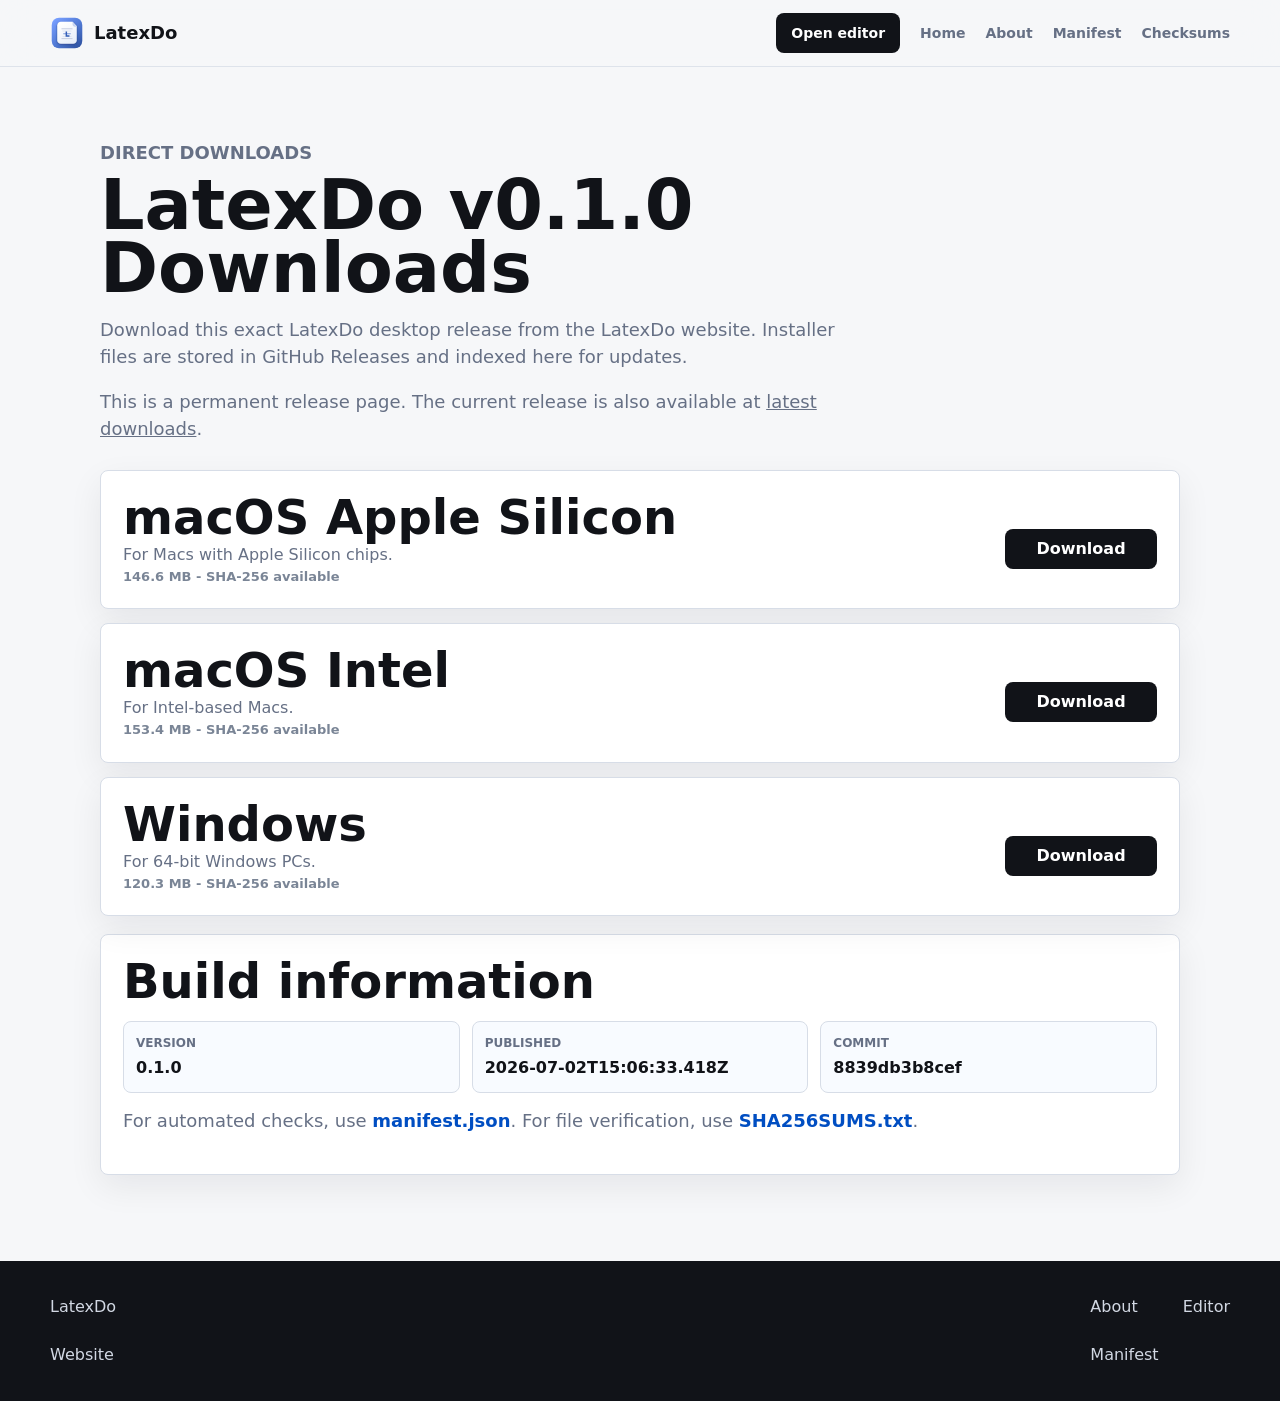
<file: downloads/v0.1.0/index.html>
<!doctype html>
<html lang="en">
  <head>
    <meta charset="UTF-8" />
    <meta name="viewport" content="width=device-width, initial-scale=1.0" />
    <meta
      name="description"
      content="Download this exact LatexDo desktop release from the LatexDo website. Installer files are stored in GitHub Releases and indexed here for updates."
    />
    <title>LatexDo v0.1.0 Downloads</title>
    <link rel="canonical" href="https://latexdo.org/downloads/v0.1.0/" />
    <link rel="icon" type="image/svg+xml" href="../../assets/icon.svg" />
    <link rel="stylesheet" href="../../style.css" />
  </head>
  <body>
    <header class="site-header">
      <nav class="nav-shell" aria-label="Primary navigation">
        <a class="brand" href="../../">
          <img src="../../assets/icon.svg" alt="" width="34" height="34" />
          <span>LatexDo</span>
        </a>
        <div class="nav-links">
          <a class="nav-editor-link" href="https://editor.latexdo.org">Open editor</a>
          <a href="../../">Home</a>
          <a href="../../about/">About</a>
          <a href="manifest.json">Manifest</a>
          <a href="SHA256SUMS.txt">Checksums</a>
        </div>
      </nav>
    </header>

    <main class="downloads-page">
      <section class="downloads-hero">
        <p class="eyebrow">Direct downloads</p>
        <h1>LatexDo v0.1.0 Downloads</h1>
        <p>Download this exact LatexDo desktop release from the LatexDo website. Installer files are stored in GitHub Releases and indexed here for updates.</p>
        <p>
          This is a permanent release page. The current release is also available at
          <a href="../">latest downloads</a>.
        </p>
      </section>

      <section class="downloads-grid" aria-label="LatexDo installers">

          <article class="download-card">
            <div>
              <h2>macOS Apple Silicon</h2>
              <p>For Macs with Apple Silicon chips.</p>
              <span>146.6 MB - SHA-256 available</span>
            </div>
            <a class="button primary" href="https://github.com/latexdo/latexdo/releases/download/v0.1.0/LatexDo-macos-arm64.dmg" download>Download</a>
          </article>

          <article class="download-card">
            <div>
              <h2>macOS Intel</h2>
              <p>For Intel-based Macs.</p>
              <span>153.4 MB - SHA-256 available</span>
            </div>
            <a class="button primary" href="https://github.com/latexdo/latexdo/releases/download/v0.1.0/LatexDo-macos-x64.dmg" download>Download</a>
          </article>

          <article class="download-card">
            <div>
              <h2>Windows</h2>
              <p>For 64-bit Windows PCs.</p>
              <span>120.3 MB - SHA-256 available</span>
            </div>
            <a class="button primary" href="https://github.com/latexdo/latexdo/releases/download/v0.1.0/LatexDo-windows-x64.exe" download>Download</a>
          </article>
      </section>

      <section class="downloads-meta">
        <h2>Build information</h2>
        <dl>
          <div>
            <dt>Version</dt>
            <dd>0.1.0</dd>
          </div>
          <div>
            <dt>Published</dt>
            <dd>2026-07-02T15:06:33.418Z</dd>
          </div>
          <div>
            <dt>Commit</dt>
            <dd>8839db3b8cef</dd>
          </div>
        </dl>
        <p>
          For automated checks, use <a href="manifest.json">manifest.json</a>.
          For file verification, use <a href="SHA256SUMS.txt">SHA256SUMS.txt</a>.
        </p>
      </section>
    </main>

    <footer class="site-footer">
      <span>LatexDo</span>
      <a href="../../about/">About</a>
      <a href="https://editor.latexdo.org">Editor</a>
      <a href="../../">Website</a>
      <a href="manifest.json">Manifest</a>
    </footer>
  </body>
</html>
</file>
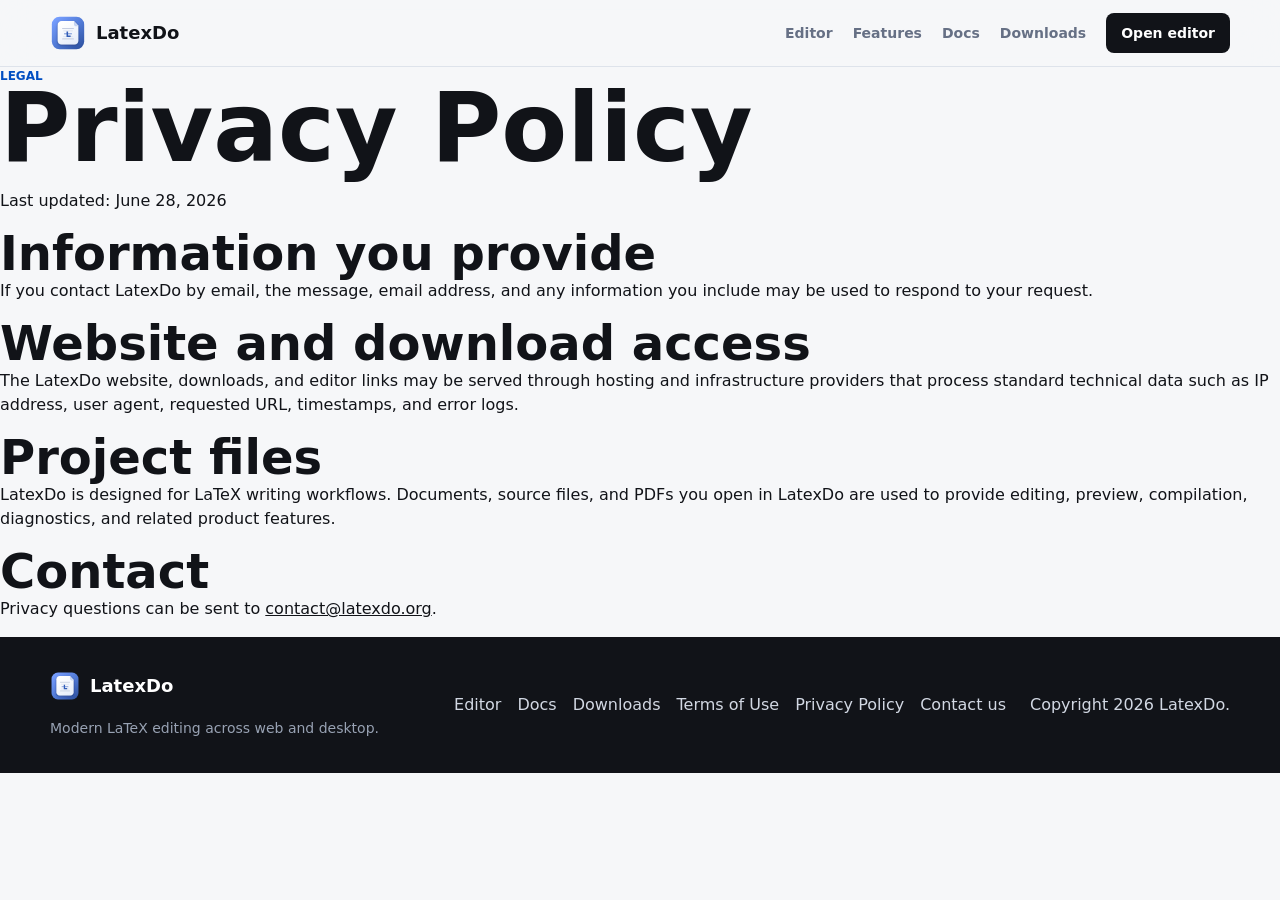
<file: privacy.html>
<!doctype html>
<html lang="en">
  <head>
    <meta charset="UTF-8" />
    <meta name="viewport" content="width=device-width, initial-scale=1.0" />
    <title>Privacy Policy - LatexDo</title>
    <meta
      name="description"
      content="Privacy Policy for the LatexDo website, downloads, and public editor links."
    />
    <meta name="robots" content="index, follow" />
    <link rel="canonical" href="https://latexdo.org/privacy.html" />
    <link rel="icon" type="image/svg+xml" href="assets/icon.svg" />
    <link rel="manifest" href="site.webmanifest" />
    <link rel="stylesheet" href="style.css" />
  </head>
  <body>
    <header class="site-header">
      <nav class="nav-shell" aria-label="Primary navigation">
        <a class="brand" href="/" aria-label="LatexDo home">
          <img src="assets/icon.svg" alt="" width="36" height="36" />
          <span>LatexDo</span>
        </a>
        <button
          class="nav-toggle"
          type="button"
          aria-expanded="false"
          aria-controls="nav-links"
          data-nav-toggle
        >
          <span></span>
          <span></span>
        </button>
        <div id="nav-links" class="nav-links" data-nav-links>
          <a href="https://editor.latexdo.org">Editor</a>
          <a href="/#features">Features</a>
          <a href="https://docs.latexdo.org">Docs</a>
          <a href="downloads/">Downloads</a>
          <a class="nav-editor-link" href="https://editor.latexdo.org">Open editor</a>
        </div>
      </nav>
    </header>

    <main class="legal-page">
      <p class="eyebrow">Legal</p>
      <h1>Privacy Policy</h1>
      <p>Last updated: June 28, 2026</p>

      <article class="legal-document">
        <section>
          <h2>Information you provide</h2>
          <p>
            If you contact LatexDo by email, the message, email address, and any
            information you include may be used to respond to your request.
          </p>
        </section>
        <section>
          <h2>Website and download access</h2>
          <p>
            The LatexDo website, downloads, and editor links may be served through
            hosting and infrastructure providers that process standard technical data
            such as IP address, user agent, requested URL, timestamps, and error logs.
          </p>
        </section>
        <section>
          <h2>Project files</h2>
          <p>
            LatexDo is designed for LaTeX writing workflows. Documents, source files,
            and PDFs you open in LatexDo are used to provide editing, preview,
            compilation, diagnostics, and related product features.
          </p>
        </section>
        <section>
          <h2>Contact</h2>
          <p>
            Privacy questions can be sent to
            <a href="mailto:contact@latexdo.org">contact@latexdo.org</a>.
          </p>
        </section>
      </article>
    </main>

    <footer class="site-footer">
      <div>
        <a class="brand" href="/" aria-label="LatexDo home"
          ><img src="assets/icon.svg" alt="" width="30" height="30" /><span
            >LatexDo</span
          ></a
        >
        <p>Modern LaTeX editing across web and desktop.</p>
      </div>
      <nav aria-label="Footer navigation">
        <a href="https://editor.latexdo.org">Editor</a>
        <a href="https://docs.latexdo.org">Docs</a>
        <a href="downloads/">Downloads</a>
        <a href="terms.html">Terms of Use</a>
        <a href="privacy.html">Privacy Policy</a>
        <a href="mailto:contact@latexdo.org">Contact us</a>
      </nav>
      <span>Copyright 2026 LatexDo.</span>
    </footer>

    <script type="module" src="assets/site.js"></script>
  </body>
</html>
</file>
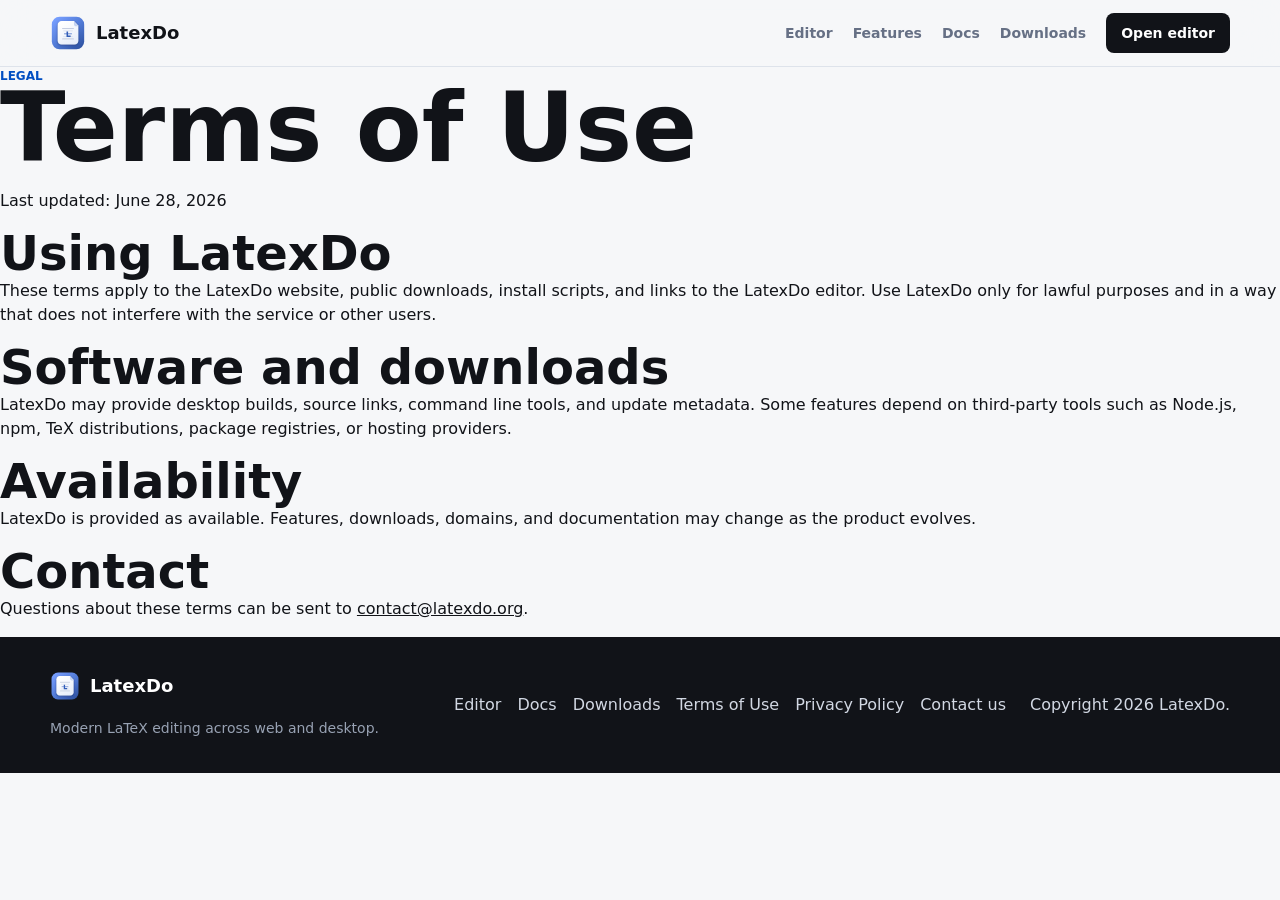
<file: terms.html>
<!doctype html>
<html lang="en">
  <head>
    <meta charset="UTF-8" />
    <meta name="viewport" content="width=device-width, initial-scale=1.0" />
    <title>Terms of Use - LatexDo</title>
    <meta
      name="description"
      content="Terms of Use for the LatexDo website, downloads, and public editor links."
    />
    <meta name="robots" content="index, follow" />
    <link rel="canonical" href="https://latexdo.org/terms.html" />
    <link rel="icon" type="image/svg+xml" href="assets/icon.svg" />
    <link rel="manifest" href="site.webmanifest" />
    <link rel="stylesheet" href="style.css" />
  </head>
  <body>
    <header class="site-header">
      <nav class="nav-shell" aria-label="Primary navigation">
        <a class="brand" href="/" aria-label="LatexDo home">
          <img src="assets/icon.svg" alt="" width="36" height="36" />
          <span>LatexDo</span>
        </a>
        <button
          class="nav-toggle"
          type="button"
          aria-expanded="false"
          aria-controls="nav-links"
          data-nav-toggle
        >
          <span></span>
          <span></span>
        </button>
        <div id="nav-links" class="nav-links" data-nav-links>
          <a href="https://editor.latexdo.org">Editor</a>
          <a href="/#features">Features</a>
          <a href="https://docs.latexdo.org">Docs</a>
          <a href="downloads/">Downloads</a>
          <a class="nav-editor-link" href="https://editor.latexdo.org">Open editor</a>
        </div>
      </nav>
    </header>

    <main class="legal-page">
      <p class="eyebrow">Legal</p>
      <h1>Terms of Use</h1>
      <p>Last updated: June 28, 2026</p>

      <article class="legal-document">
        <section>
          <h2>Using LatexDo</h2>
          <p>
            These terms apply to the LatexDo website, public downloads, install
            scripts, and links to the LatexDo editor. Use LatexDo only for lawful
            purposes and in a way that does not interfere with the service or other
            users.
          </p>
        </section>
        <section>
          <h2>Software and downloads</h2>
          <p>
            LatexDo may provide desktop builds, source links, command line tools, and
            update metadata. Some features depend on third-party tools such as Node.js,
            npm, TeX distributions, package registries, or hosting providers.
          </p>
        </section>
        <section>
          <h2>Availability</h2>
          <p>
            LatexDo is provided as available. Features, downloads, domains, and
            documentation may change as the product evolves.
          </p>
        </section>
        <section>
          <h2>Contact</h2>
          <p>
            Questions about these terms can be sent to
            <a href="mailto:contact@latexdo.org">contact@latexdo.org</a>.
          </p>
        </section>
      </article>
    </main>

    <footer class="site-footer">
      <div>
        <a class="brand" href="/" aria-label="LatexDo home"
          ><img src="assets/icon.svg" alt="" width="30" height="30" /><span
            >LatexDo</span
          ></a
        >
        <p>Modern LaTeX editing across web and desktop.</p>
      </div>
      <nav aria-label="Footer navigation">
        <a href="https://editor.latexdo.org">Editor</a>
        <a href="https://docs.latexdo.org">Docs</a>
        <a href="downloads/">Downloads</a>
        <a href="terms.html">Terms of Use</a>
        <a href="privacy.html">Privacy Policy</a>
        <a href="mailto:contact@latexdo.org">Contact us</a>
      </nav>
      <span>Copyright 2026 LatexDo.</span>
    </footer>

    <script type="module" src="assets/site.js"></script>
  </body>
</html>
</file>
<file: style.css>
:root {
  color-scheme: light;
  --page: #f6f7f9;
  --surface: #ffffff;
  --surface-soft: #f2f4f7;
  --ink: #111318;
  --ink-soft: #303642;
  --muted: #667085;
  --border: #d7dde7;
  --hairline: rgb(17 19 24 / 10%);
  --blue: #0f6fff;
  --blue-strong: #004ec2;
  --green: #14805e;
  --amber: #9c6514;
  --rose: #b4233b;
  --code: #111318;
  --code-line: #98a2b3;
  --shadow-soft: 0 18px 50px rgb(17 19 24 / 10%);
  --shadow-strong: 0 32px 90px rgb(17 19 24 / 18%);
  --radius: 8px;
  --max: 1180px;
}

* {
  box-sizing: border-box;
}

html {
  scroll-behavior: smooth;
}

body {
  margin: 0;
  color: var(--ink);
  background: var(--page);
  font-family:
    Inter,
    ui-sans-serif,
    system-ui,
    -apple-system,
    BlinkMacSystemFont,
    "Segoe UI",
    sans-serif;
  line-height: 1.5;
  text-rendering: optimizeLegibility;
  -webkit-font-smoothing: antialiased;
}

button,
textarea,
a {
  font: inherit;
}

button {
  color: inherit;
}

a {
  color: inherit;
}

img,
svg {
  display: block;
  max-width: 100%;
}

.skip-link {
  position: fixed;
  top: 12px;
  left: 12px;
  z-index: 100;
  transform: translateY(-140%);
  border-radius: var(--radius);
  background: var(--ink);
  color: white;
  padding: 10px 12px;
  text-decoration: none;
}

.skip-link:focus {
  transform: translateY(0);
}

.site-header {
  position: sticky;
  top: 0;
  z-index: 30;
  border-bottom: 1px solid rgb(215 221 231 / 76%);
  background: rgb(246 247 249 / 82%);
  backdrop-filter: blur(20px);
}

.nav-shell {
  display: flex;
  width: min(var(--max), calc(100% - 32px));
  min-height: 66px;
  align-items: center;
  justify-content: space-between;
  gap: 24px;
  margin: 0 auto;
}

.brand {
  display: inline-flex;
  align-items: center;
  gap: 10px;
  color: var(--ink);
  font-size: 18px;
  font-weight: 820;
  letter-spacing: 0;
  text-decoration: none;
}

.brand span {
  line-height: 1;
}

.nav-links {
  display: flex;
  align-items: center;
  gap: 20px;
  color: var(--muted);
  font-size: 14px;
  font-weight: 690;
}

.nav-links a {
  text-decoration: none;
}

.nav-links a:hover {
  color: var(--ink);
}

.nav-editor-link,
.button {
  display: inline-flex;
  min-height: 40px;
  align-items: center;
  justify-content: center;
  border: 1px solid transparent;
  border-radius: var(--radius);
  cursor: pointer;
  font-weight: 760;
  text-decoration: none;
  transition:
    transform 160ms ease,
    border-color 160ms ease,
    background 160ms ease,
    color 160ms ease;
}

.nav-editor-link {
  padding: 0 14px;
  background: var(--ink);
  color: white;
}

.nav-editor-link:hover,
.button.primary:hover {
  transform: translateY(-1px);
}

.nav-toggle {
  display: none;
  width: 42px;
  height: 42px;
  border: 1px solid var(--border);
  border-radius: var(--radius);
  background: var(--surface);
  cursor: pointer;
}

.nav-toggle span {
  display: block;
  width: 18px;
  height: 2px;
  margin: 5px auto;
  border-radius: 2px;
  background: var(--ink);
}

.hero {
  position: relative;
  display: grid;
  min-height: calc(100svh - 66px);
  overflow: hidden;
  border-bottom: 1px solid var(--hairline);
  background: #f8f9fb;
}

.hero-backdrop {
  position: absolute;
  inset: 0;
  display: grid;
  align-items: center;
  padding: 92px 24px 48px;
  opacity: 0.94;
}

.product-stage {
  display: grid;
  grid-template-columns: 180px minmax(420px, 1fr) minmax(260px, 0.56fr);
  grid-template-rows: minmax(340px, 54vh) 142px;
  gap: 12px;
  width: min(1240px, 100%);
  margin: 0 auto;
  transform: translateX(120px) rotateX(0deg);
}

.stage-sidebar,
.stage-editor,
.stage-preview,
.stage-inspector {
  border: 1px solid rgb(17 19 24 / 12%);
  border-radius: 10px;
  background: rgb(255 255 255 / 82%);
  box-shadow: var(--shadow-soft);
  backdrop-filter: blur(18px);
}

.stage-sidebar {
  display: grid;
  align-content: start;
  gap: 12px;
  padding: 18px;
}

.stage-dot {
  width: 34px;
  height: 34px;
  border-radius: 50%;
  background: var(--ink);
}

.stage-pill,
.stage-file,
.stage-divider {
  display: block;
}

.stage-pill {
  height: 9px;
  width: 70%;
  border-radius: 999px;
  background: #c5cedb;
}

.stage-pill.wide {
  width: 90%;
}

.stage-pill.short {
  width: 52%;
}

.stage-divider {
  height: 1px;
  margin: 10px 0 4px;
  background: var(--border);
}

.stage-file {
  border-radius: 7px;
  padding: 8px 10px;
  color: var(--muted);
  font-size: 12px;
  font-weight: 740;
}

.stage-file.active {
  background: #eef4ff;
  color: var(--blue-strong);
}

.stage-editor {
  overflow: hidden;
  background: #101217;
  color: #e7ebf2;
}

.stage-toolbar {
  display: flex;
  min-height: 46px;
  align-items: center;
  justify-content: space-between;
  border-bottom: 1px solid rgb(255 255 255 / 10%);
  padding: 0 16px;
  color: #aeb8c8;
  font-size: 12px;
  font-weight: 720;
}

.stage-toolbar strong {
  color: #8fe0b6;
}

.stage-editor pre {
  margin: 0;
  padding: 22px;
  font-family: ui-monospace, SFMono-Regular, Menlo, Monaco, Consolas, monospace;
  font-size: 14px;
  line-height: 1.75;
  white-space: pre-wrap;
}

.stage-preview {
  padding: 30px;
  background: #ffffff;
}

.paper-label {
  display: inline-flex;
  margin-bottom: 20px;
  color: var(--muted);
  font-size: 11px;
  font-weight: 850;
  text-transform: uppercase;
}

.stage-preview h3 {
  margin: 0 0 12px;
  font-family: Georgia, "Times New Roman", serif;
  font-size: 26px;
}

.stage-preview p {
  color: #3b4250;
  font-family: Georgia, "Times New Roman", serif;
}

.paper-rule {
  height: 1px;
  margin: 22px 0;
  background: var(--border);
}

.paper-lines {
  display: grid;
  gap: 10px;
}

.paper-lines span {
  height: 10px;
  border-radius: 999px;
  background: #d8dee8;
}

.paper-lines span:nth-child(2) {
  width: 72%;
}

.stage-inspector {
  grid-column: 2 / 4;
  display: grid;
  grid-template-columns: auto repeat(3, minmax(0, 1fr));
  align-items: center;
  gap: 12px;
  padding: 18px;
}

.check {
  border: 1px solid var(--border);
  border-radius: var(--radius);
  padding: 12px;
  background: #f8fafc;
  color: var(--ink-soft);
  font-size: 13px;
  font-weight: 760;
}

.check.good {
  border-color: rgb(20 128 94 / 34%);
  color: var(--green);
}

.check.warn {
  border-color: rgb(156 101 20 / 34%);
  color: var(--amber);
}

.hero-content {
  position: relative;
  z-index: 2;
  width: min(var(--max), calc(100% - 32px));
  align-self: end;
  margin: 0 auto;
  padding: 110px 0 92px;
}

.eyebrow {
  margin: 0;
  color: var(--blue-strong);
  font-size: 12px;
  font-weight: 860;
  letter-spacing: 0;
  text-transform: uppercase;
}

h1,
h2,
h3,
p {
  margin-top: 0;
}

h1 {
  max-width: 780px;
  margin-bottom: 18px;
  color: var(--ink);
  font-size: 96px;
  line-height: 0.9;
  letter-spacing: 0;
}

h2 {
  margin-bottom: 0;
  color: var(--ink);
  font-size: 48px;
  line-height: 1.04;
  letter-spacing: 0;
}

h3 {
  margin-bottom: 10px;
  font-size: 21px;
  line-height: 1.22;
  letter-spacing: 0;
}

.hero-lede {
  max-width: 620px;
  margin-bottom: 24px;
  color: var(--ink-soft);
  font-size: 22px;
  line-height: 1.42;
}

.hero-actions,
.toolbar-actions,
.hero-commands {
  display: flex;
  flex-wrap: wrap;
  gap: 10px;
}

.hero-actions {
  margin-bottom: 18px;
}

.button {
  min-width: 152px;
  padding: 0 18px;
}

.button.primary {
  background: var(--ink);
  color: white;
}

.button.secondary {
  border-color: var(--hairline);
  background: rgb(255 255 255 / 78%);
  color: var(--ink);
  backdrop-filter: blur(16px);
}

.button.secondary:hover {
  border-color: rgb(17 19 24 / 22%);
  background: white;
  transform: translateY(-1px);
}

.hero-commands button {
  min-height: 34px;
  border: 1px solid rgb(17 19 24 / 14%);
  border-radius: var(--radius);
  background: rgb(255 255 255 / 64%);
  color: var(--ink-soft);
  cursor: pointer;
  padding: 0 12px;
  font-size: 13px;
  font-weight: 760;
  backdrop-filter: blur(14px);
}

.hero-commands button.active,
.hero-commands button:hover {
  background: var(--ink);
  color: white;
}

.trust-strip {
  display: grid;
  grid-template-columns: repeat(4, minmax(0, 1fr));
  border-bottom: 1px solid var(--hairline);
  background: var(--surface);
}

.trust-strip div {
  min-height: 108px;
  padding: 24px;
  border-right: 1px solid var(--hairline);
}

.trust-strip div:last-child {
  border-right: 0;
}

.trust-strip strong,
.trust-strip span {
  display: block;
}

.trust-strip strong {
  margin-bottom: 6px;
  font-size: 15px;
}

.trust-strip span {
  color: var(--muted);
  font-size: 14px;
}

.section-band {
  padding: 98px 0;
  border-bottom: 1px solid var(--hairline);
  background: var(--page);
}

.section-band:nth-of-type(even) {
  background: var(--surface);
}

.section-inner {
  width: min(var(--max), calc(100% - 32px));
  margin: 0 auto;
}

.section-inner.wide {
  width: min(1360px, calc(100% - 32px));
}

.section-inner.narrow {
  width: min(820px, calc(100% - 32px));
}

.section-heading {
  display: grid;
  max-width: 790px;
  gap: 14px;
  margin-bottom: 30px;
}

.section-heading p:not(.eyebrow) {
  color: var(--muted);
  font-size: 18px;
}

.section-heading a {
  color: var(--blue-strong);
  font-weight: 800;
  text-decoration: none;
}

.demo-workspace {
  overflow: hidden;
  border: 1px solid var(--border);
  border-radius: 12px;
  background: var(--surface);
  box-shadow: var(--shadow-strong);
}

.workspace-topbar {
  display: grid;
  grid-template-columns: auto minmax(150px, 1fr) auto auto;
  align-items: center;
  gap: 14px;
  min-height: 58px;
  padding: 10px 12px;
  border-bottom: 1px solid var(--border);
  background: #f8fafc;
}

.traffic {
  display: flex;
  gap: 7px;
}

.traffic span {
  width: 11px;
  height: 11px;
  border-radius: 999px;
  background: #e25d56;
}

.traffic span:nth-child(2) {
  background: #e6b240;
}

.traffic span:nth-child(3) {
  background: #35bc78;
}

.project-meta {
  display: flex;
  min-width: 0;
  flex-direction: column;
  gap: 1px;
}

.project-meta strong {
  overflow: hidden;
  color: var(--ink);
  font-size: 13px;
  text-overflow: ellipsis;
  white-space: nowrap;
}

.project-meta span {
  color: var(--muted);
  font-size: 12px;
}

.mode-switch {
  display: inline-grid;
  grid-template-columns: repeat(3, minmax(70px, 1fr));
  gap: 4px;
  padding: 3px;
  border: 1px solid var(--border);
  border-radius: var(--radius);
  background: #edf1f6;
}

.mode,
.icon-button {
  min-height: 30px;
  border: 1px solid transparent;
  border-radius: 6px;
  background: transparent;
  color: var(--muted);
  cursor: pointer;
  font-size: 12px;
  font-weight: 780;
}

.mode.active {
  border-color: #ccd5e3;
  background: var(--surface);
  color: var(--blue-strong);
}

.icon-button {
  min-width: 48px;
  padding: 0 10px;
  border-color: var(--border);
  background: var(--surface);
  color: var(--ink);
}

.button.compact {
  min-width: 94px;
  min-height: 34px;
  padding: 0 14px;
}

.workspace-grid {
  display: grid;
  min-height: 560px;
  grid-template-columns: minmax(360px, 1.1fr) minmax(340px, 0.92fr) minmax(
      250px,
      0.56fr
    );
}

.source-panel,
.preview-panel,
.inspector-panel {
  min-width: 0;
  border-right: 1px solid var(--border);
  background: var(--surface);
}

.inspector-panel {
  display: flex;
  flex-direction: column;
  border-right: 0;
}

.panel-title {
  display: flex;
  min-height: 42px;
  align-items: center;
  justify-content: space-between;
  gap: 12px;
  padding: 0 14px;
  border-bottom: 1px solid var(--border);
  color: var(--muted);
  font-size: 12px;
  font-weight: 850;
  text-transform: uppercase;
}

.editor-shell {
  display: grid;
  height: calc(100% - 42px);
  min-height: 518px;
  grid-template-columns: 46px 1fr;
  background: var(--code);
}

.line-numbers {
  height: 100%;
  margin: 0;
  padding: 14px 0 14px 10px;
  overflow: hidden;
  border-right: 1px solid rgb(255 255 255 / 8%);
  color: var(--code-line);
  font-family: ui-monospace, SFMono-Regular, Menlo, Monaco, Consolas, monospace;
  font-size: 13px;
  line-height: 22px;
  list-style: none;
  text-align: right;
}

.line-numbers li {
  height: 22px;
  padding-right: 10px;
}

.line-numbers li.active {
  color: white;
  background: rgb(15 111 255 / 30%);
}

#source-editor {
  width: 100%;
  height: 100%;
  min-height: 518px;
  resize: none;
  border: 0;
  outline: none;
  padding: 14px 16px;
  color: #d9e3f3;
  background: var(--code);
  font-family: ui-monospace, SFMono-Regular, Menlo, Monaco, Consolas, monospace;
  font-size: 13px;
  line-height: 22px;
  white-space: pre;
  tab-size: 2;
}

.pdf-page {
  width: min(100% - 44px, 390px);
  min-height: 472px;
  margin: 22px auto;
  padding: 30px;
  border: 1px solid #d2d8e3;
  background: white;
  box-shadow: 0 18px 40px rgb(17 19 24 / 14%);
  cursor: pointer;
}

.pdf-page h3 {
  margin-bottom: 14px;
  font-family: Georgia, "Times New Roman", serif;
  font-size: 24px;
}

.pdf-abstract,
.pdf-sections p {
  color: #374151;
  font-family: Georgia, "Times New Roman", serif;
  font-size: 12px;
  line-height: 1.55;
}

.pdf-sections h4 {
  margin: 18px 0 5px;
  font-family: Georgia, "Times New Roman", serif;
  font-size: 14px;
}

.pdf-section {
  padding: 3px 5px;
  margin-left: -5px;
  border-radius: 4px;
}

.pdf-section:hover,
.pdf-section.active {
  background: #e8f0ff;
}

.pdf-equation {
  margin: 22px 0;
  padding: 13px 10px;
  border: 1px solid #d8e0ec;
  background: #f8fafc;
  color: #24324a;
  font-family: Georgia, "Times New Roman", serif;
  font-size: 13px;
  text-align: center;
}

.score-strip {
  display: grid;
  grid-template-columns: repeat(3, 1fr);
  border-bottom: 1px solid var(--border);
}

.score-strip div {
  display: grid;
  min-height: 76px;
  align-content: center;
  justify-items: center;
  border-right: 1px solid var(--border);
  color: var(--muted);
  font-size: 11px;
}

.score-strip div:last-child {
  border-right: 0;
}

.metric {
  color: var(--ink);
  font-size: 22px;
  font-weight: 860;
}

.diagnostics {
  display: grid;
  gap: 10px;
  min-height: 250px;
  margin: 0;
  padding: 14px;
  list-style: none;
}

.diagnostics li {
  border: 1px solid var(--border);
  border-left-width: 4px;
  border-radius: var(--radius);
  padding: 10px;
  background: #fbfdff;
  cursor: pointer;
}

.diagnostics li.error {
  border-left-color: var(--rose);
}

.diagnostics li.warn {
  border-left-color: var(--amber);
}

.diagnostics li.ok {
  border-left-color: var(--green);
}

.diagnostics strong,
.diagnostics span {
  display: block;
}

.diagnostics strong {
  margin-bottom: 4px;
  font-size: 12px;
}

.diagnostics span {
  color: var(--muted);
  font-size: 12px;
}

.install-panel {
  margin: auto 14px 14px;
  padding: 14px;
  border: 1px solid #cbd8e8;
  border-radius: var(--radius);
  background: #f8fbff;
}

.install-panel strong {
  display: block;
  margin-bottom: 6px;
  font-size: 13px;
}

.install-panel p {
  margin-bottom: 10px;
  color: var(--muted);
  font-size: 12px;
}

.install-panel a {
  color: var(--blue-strong);
  font-size: 12px;
  font-weight: 820;
  text-decoration: none;
}

.workspace-status {
  display: flex;
  min-height: 38px;
  align-items: center;
  gap: 8px;
  padding: 0 14px;
  border-top: 1px solid var(--border);
  background: #f8fafc;
  color: var(--muted);
  font-size: 12px;
}

.status-dot {
  width: 9px;
  height: 9px;
  border-radius: 999px;
  background: var(--green);
}

.status-dot.busy {
  background: var(--amber);
}

.status-dot.error {
  background: var(--rose);
}

.workflow-grid,
.feature-grid,
.download-grid {
  display: grid;
  gap: 16px;
}

.workflow-grid {
  grid-template-columns: repeat(3, minmax(0, 1fr));
}

.feature-grid,
.download-grid {
  grid-template-columns: repeat(3, minmax(0, 1fr));
}

.workflow-card,
.feature-card,
.download-card,
.downloads-empty,
.downloads-meta {
  border: 1px solid var(--border);
  border-radius: var(--radius);
  background: var(--surface);
  box-shadow: 0 12px 34px rgb(17 19 24 / 7%);
}

.workflow-card,
.feature-card,
.download-card {
  padding: 22px;
}

.workflow-card span {
  display: inline-flex;
  margin-bottom: 28px;
  color: var(--blue-strong);
  font-size: 13px;
  font-weight: 880;
}

.workflow-card p,
.feature-card p,
.download-card p {
  margin-bottom: 0;
  color: var(--muted);
}

.download-card {
  display: grid;
  align-content: space-between;
  min-height: 190px;
}

.download-card a {
  width: fit-content;
  margin-top: 18px;
}

.download-card small,
.download-card span {
  display: block;
  color: #7a8596;
  font-size: 13px;
  font-weight: 720;
}

.cli-band {
  background: #eef3f7;
}

.cli-install {
  display: grid;
  grid-template-columns: minmax(0, 1fr) auto;
  gap: 16px;
  align-items: center;
  border: 1px solid var(--border);
  border-radius: var(--radius);
  background: var(--surface);
  padding: 18px;
  box-shadow: 0 12px 34px rgb(17 19 24 / 7%);
}

.command-line {
  min-width: 0;
  overflow-x: auto;
  border-radius: var(--radius);
  background: var(--code);
  color: #f6f8fb;
  padding: 16px;
}

.command-line code {
  white-space: nowrap;
  font-family: "SFMono-Regular", Consolas, "Liberation Mono", monospace;
  font-size: 14px;
}

.cli-links {
  display: flex;
  flex-wrap: wrap;
  gap: 10px;
  justify-content: flex-end;
}

.faq-list {
  display: grid;
  gap: 12px;
}

.faq-list details {
  border: 1px solid var(--border);
  border-radius: var(--radius);
  background: var(--surface);
  padding: 18px 20px;
}

.faq-list summary {
  cursor: pointer;
  font-size: 18px;
  font-weight: 820;
}

.faq-list p {
  margin: 14px 0 0;
  color: var(--muted);
}

.site-footer {
  display: grid;
  grid-template-columns: minmax(220px, 1fr) auto auto;
  gap: 24px;
  align-items: center;
  padding: 34px max(16px, calc((100% - var(--max)) / 2));
  background: var(--ink);
  color: #d2d8e3;
}

.site-footer p {
  margin: 10px 0 0;
  color: #98a2b3;
  font-size: 14px;
}

.site-footer .brand {
  color: white;
}

.site-footer nav {
  display: flex;
  flex-wrap: wrap;
  gap: 16px;
}

.site-footer a {
  color: #d2d8e3;
  text-decoration: none;
}

.site-footer a:hover {
  color: white;
}

.reveal {
  opacity: 0;
  transform: translateY(18px);
  transition:
    opacity 520ms ease,
    transform 520ms ease;
}

.reveal.visible {
  opacity: 1;
  transform: translateY(0);
}

.about-page {
  width: min(1120px, calc(100% - 32px));
  margin: 0 auto;
  padding: 72px 0 86px;
}

.about-hero {
  display: grid;
  grid-template-columns: minmax(0, 1fr) 340px;
  gap: 40px;
  align-items: center;
  min-height: 520px;
  border-bottom: 1px solid var(--hairline);
  padding-bottom: 58px;
}

.about-hero h1 {
  max-width: 820px;
  margin: 8px 0 18px;
  font-size: 68px;
  line-height: 0.94;
}

.about-hero p,
.about-section p {
  color: var(--muted);
  font-size: 18px;
}

.about-page code {
  color: var(--ink-soft);
  font-family: "SFMono-Regular", Consolas, "Liberation Mono", monospace;
  font-size: 0.92em;
  font-weight: 720;
}

.about-snapshot {
  display: grid;
  gap: 12px;
}

.about-snapshot div,
.about-audience div {
  border: 1px solid var(--border);
  border-radius: var(--radius);
  background: var(--surface);
  box-shadow: 0 12px 34px rgb(17 19 24 / 7%);
  padding: 18px;
}

.about-snapshot span,
.about-audience span {
  display: block;
  color: var(--muted);
}

.about-snapshot span {
  margin-bottom: 8px;
  font-size: 12px;
  font-weight: 860;
  text-transform: uppercase;
}

.about-snapshot strong {
  font-size: 21px;
}

.about-mark {
  background: #f8fbff;
}

.about-mark img {
  margin-bottom: 14px;
}

.about-mark strong {
  display: block;
  margin-bottom: 6px;
  font-size: 26px;
}

.about-section {
  padding: 68px 0;
  border-bottom: 1px solid var(--hairline);
}

.about-section:last-child {
  border-bottom: 0;
}

.about-grid,
.about-audience {
  display: grid;
  gap: 16px;
}

.about-grid {
  grid-template-columns: repeat(3, minmax(0, 1fr));
}

.about-split {
  display: grid;
  grid-template-columns: minmax(260px, 0.7fr) minmax(0, 1fr);
  gap: 44px;
}

.about-audience {
  grid-template-columns: repeat(4, minmax(0, 1fr));
}

.about-audience strong {
  display: block;
  margin-bottom: 8px;
}

.downloads-page {
  width: min(1080px, calc(100% - 32px));
  min-height: calc(100vh - 142px);
  margin: 0 auto;
  padding: 72px 0 86px;
}

.downloads-hero {
  max-width: 760px;
  margin-bottom: 28px;
}

.downloads-hero h1 {
  margin: 8px 0 16px;
  font-size: 70px;
}

.downloads-hero p,
.downloads-empty p,
.downloads-meta p {
  color: var(--muted);
  font-size: 18px;
}

.downloads-grid {
  display: grid;
  gap: 14px;
}

.downloads-grid .download-card {
  display: flex;
  min-height: 0;
  align-items: center;
  justify-content: space-between;
  gap: 22px;
}

.downloads-meta,
.downloads-empty {
  margin-top: 18px;
  padding: 22px;
}

.downloads-meta dl {
  display: grid;
  grid-template-columns: repeat(3, minmax(0, 1fr));
  gap: 12px;
  margin: 14px 0;
}

.downloads-meta dl div {
  min-width: 0;
  padding: 12px;
  border: 1px solid var(--border);
  border-radius: var(--radius);
  background: #f8fbff;
}

.downloads-meta dt {
  color: var(--muted);
  font-size: 12px;
  font-weight: 820;
  text-transform: uppercase;
}

.downloads-meta dd {
  margin: 4px 0 0;
  overflow-wrap: anywhere;
  font-weight: 820;
}

.downloads-meta a {
  color: var(--blue-strong);
  font-weight: 820;
  text-decoration: none;
}

.downloads-releases {
  margin-top: 26px;
}

.release-heading {
  display: flex;
  align-items: end;
  justify-content: space-between;
  gap: 18px;
  margin-bottom: 14px;
}

.release-heading h2 {
  margin: 4px 0 0;
}

.release-list {
  display: grid;
  gap: 10px;
}

.release-item {
  display: grid;
  grid-template-columns: minmax(0, 1fr) auto;
  gap: 18px;
  align-items: center;
  border: 1px solid var(--border);
  border-radius: var(--radius);
  background: var(--surface);
  padding: 16px 18px;
  box-shadow: 0 12px 34px rgb(17 19 24 / 7%);
}

.release-item h3 {
  margin: 0 0 5px;
  overflow-wrap: anywhere;
  font-size: 21px;
}

.release-item p {
  margin: 0;
  color: var(--muted);
}

.release-item nav {
  display: flex;
  flex-wrap: wrap;
  gap: 10px;
  justify-content: flex-end;
}

.release-item a {
  color: var(--blue-strong);
  font-weight: 820;
  text-decoration: none;
}

@media (max-width: 1100px) {
  h1 {
    font-size: 76px;
  }

  h2 {
    font-size: 40px;
  }

  .product-stage {
    grid-template-columns: 130px minmax(320px, 1fr);
    grid-template-rows: 360px 130px;
    transform: translateX(80px);
  }

  .stage-preview {
    display: none;
  }

  .stage-inspector {
    grid-column: 1 / 3;
  }

  .workspace-grid {
    grid-template-columns: minmax(320px, 1fr) minmax(320px, 1fr);
  }

  .inspector-panel {
    grid-column: 1 / -1;
    border-top: 1px solid var(--border);
  }

  .feature-grid,
  .download-grid,
  .about-grid,
  .about-audience {
    grid-template-columns: repeat(2, minmax(0, 1fr));
  }
}

@media (max-width: 820px) {
  .nav-toggle {
    display: inline-grid;
    place-items: center;
  }

  .nav-links {
    position: fixed;
    top: 66px;
    right: 16px;
    left: 16px;
    display: none;
    flex-direction: column;
    align-items: stretch;
    gap: 0;
    border: 1px solid var(--border);
    border-radius: var(--radius);
    background: var(--surface);
    box-shadow: var(--shadow-soft);
    padding: 8px;
  }

  .nav-links.open {
    display: flex;
  }

  .nav-links a {
    padding: 12px;
  }

  .nav-editor-link {
    width: 100%;
  }

  .hero {
    min-height: 760px;
  }

  .hero-backdrop {
    align-items: end;
    padding: 250px 16px 34px;
  }

  .product-stage {
    grid-template-columns: 1fr;
    grid-template-rows: 300px;
    transform: none;
  }

  .stage-sidebar,
  .stage-inspector {
    display: none;
  }

  .hero-content {
    align-self: start;
    padding: 70px 0 24px;
  }

  h1 {
    font-size: 60px;
  }

  h2,
  .downloads-hero h1,
  .about-hero h1 {
    font-size: 34px;
  }

  .hero-lede {
    font-size: 18px;
  }

  .trust-strip,
  .workflow-grid,
  .feature-grid,
  .download-grid,
  .about-hero,
  .about-grid,
  .about-split,
  .about-audience,
  .downloads-meta dl {
    grid-template-columns: 1fr;
  }

  .cli-install {
    grid-template-columns: 1fr;
  }

  .cli-links {
    justify-content: flex-start;
  }

  .trust-strip div {
    border-right: 0;
    border-bottom: 1px solid var(--hairline);
  }

  .section-band {
    padding: 72px 0;
  }

  .about-page {
    padding-top: 38px;
  }

  .about-hero {
    min-height: 0;
    gap: 24px;
    padding-bottom: 42px;
  }

  .about-section {
    padding: 48px 0;
  }

  .workspace-topbar {
    grid-template-columns: auto 1fr;
  }

  .mode-switch,
  .toolbar-actions {
    grid-column: 1 / -1;
  }

  .workspace-grid {
    grid-template-columns: 1fr;
  }

  .preview-panel,
  .source-panel {
    border-right: 0;
    border-bottom: 1px solid var(--border);
  }

  .site-footer {
    grid-template-columns: 1fr;
  }

  .downloads-grid .download-card {
    align-items: flex-start;
    flex-direction: column;
  }

  .release-heading,
  .release-item {
    align-items: flex-start;
    grid-template-columns: 1fr;
  }

  .release-heading {
    display: grid;
  }

  .release-item nav {
    justify-content: flex-start;
  }
}

@media (max-width: 520px) {
  .hero-actions,
  .button {
    width: 100%;
  }

  .button {
    min-width: 0;
  }

  #source-editor,
  .line-numbers {
    font-size: 12px;
  }

  .pdf-page {
    width: calc(100% - 24px);
    padding: 22px;
  }
}

@media (prefers-reduced-motion: reduce) {
  *,
  *::before,
  *::after {
    scroll-behavior: auto !important;
    transition-duration: 0.01ms !important;
    animation-duration: 0.01ms !important;
    animation-iteration-count: 1 !important;
  }

  .reveal {
    opacity: 1;
    transform: none;
  }
}
</file>
